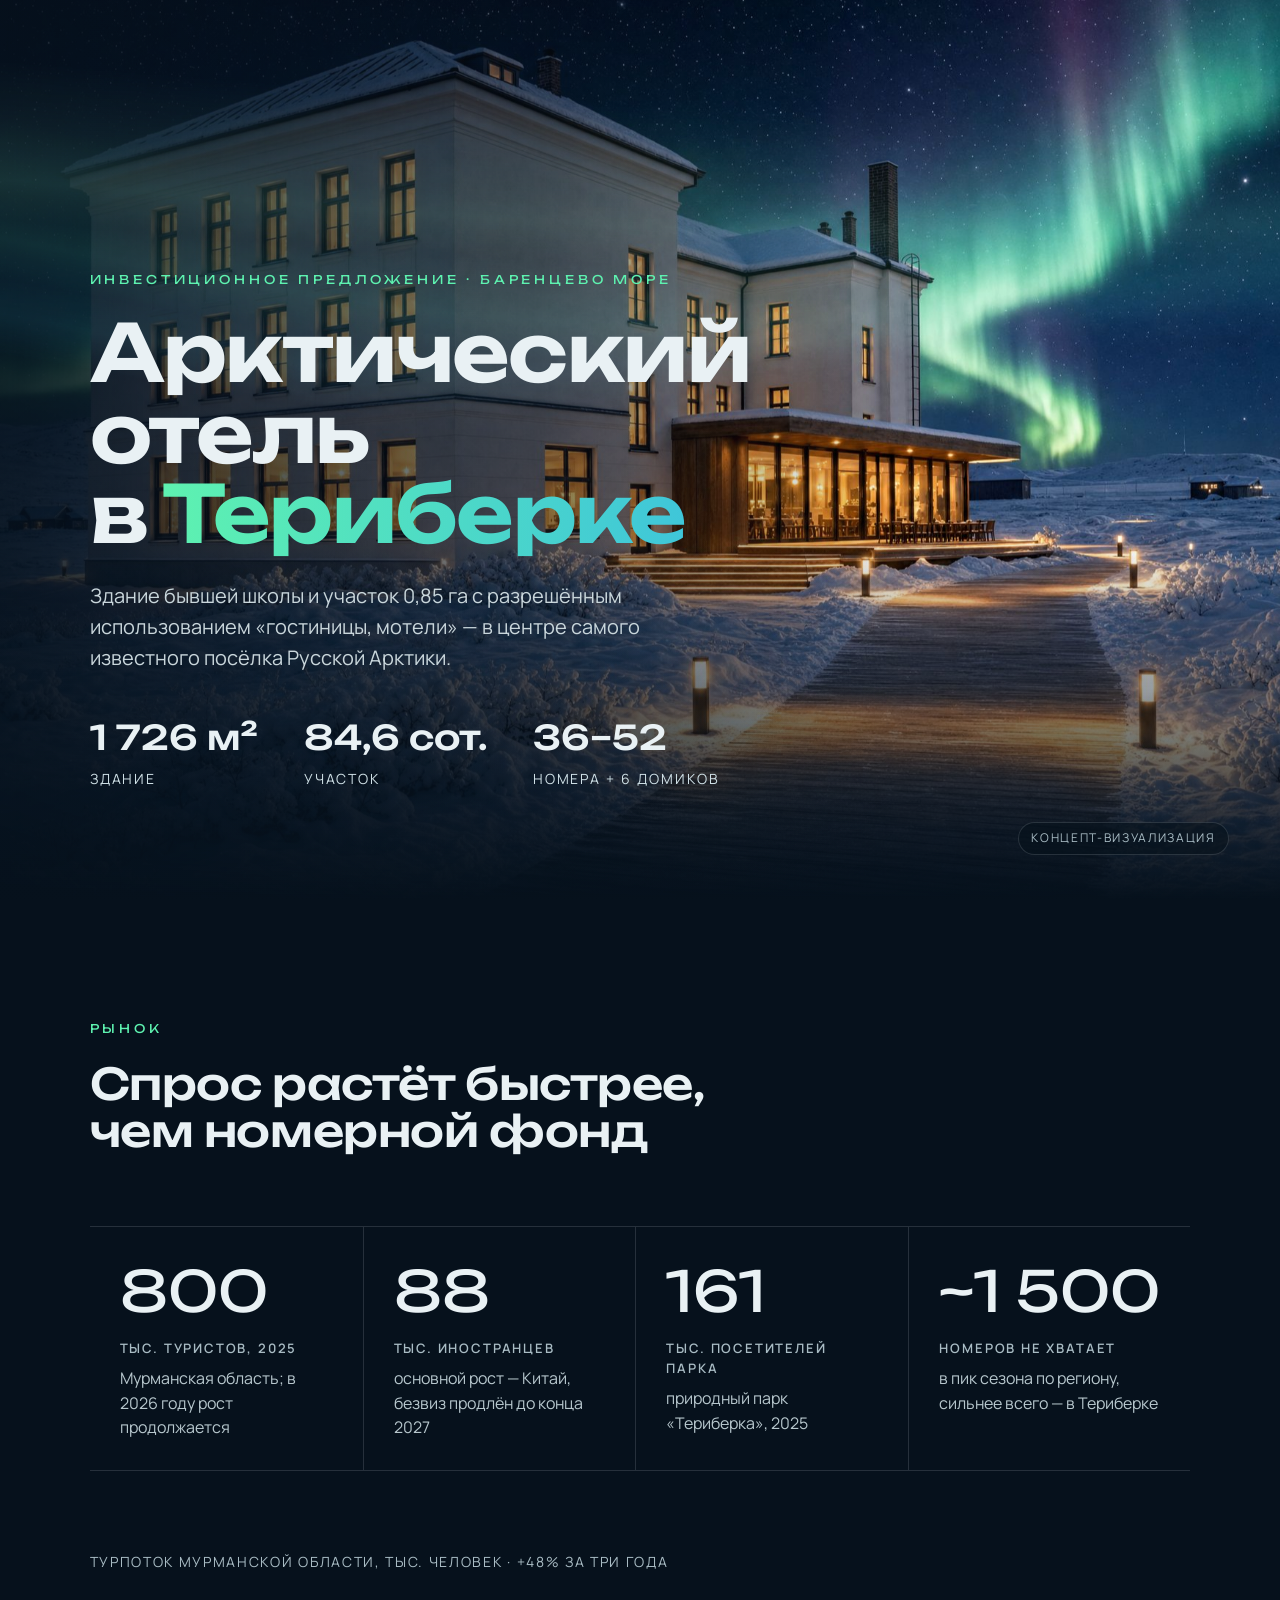
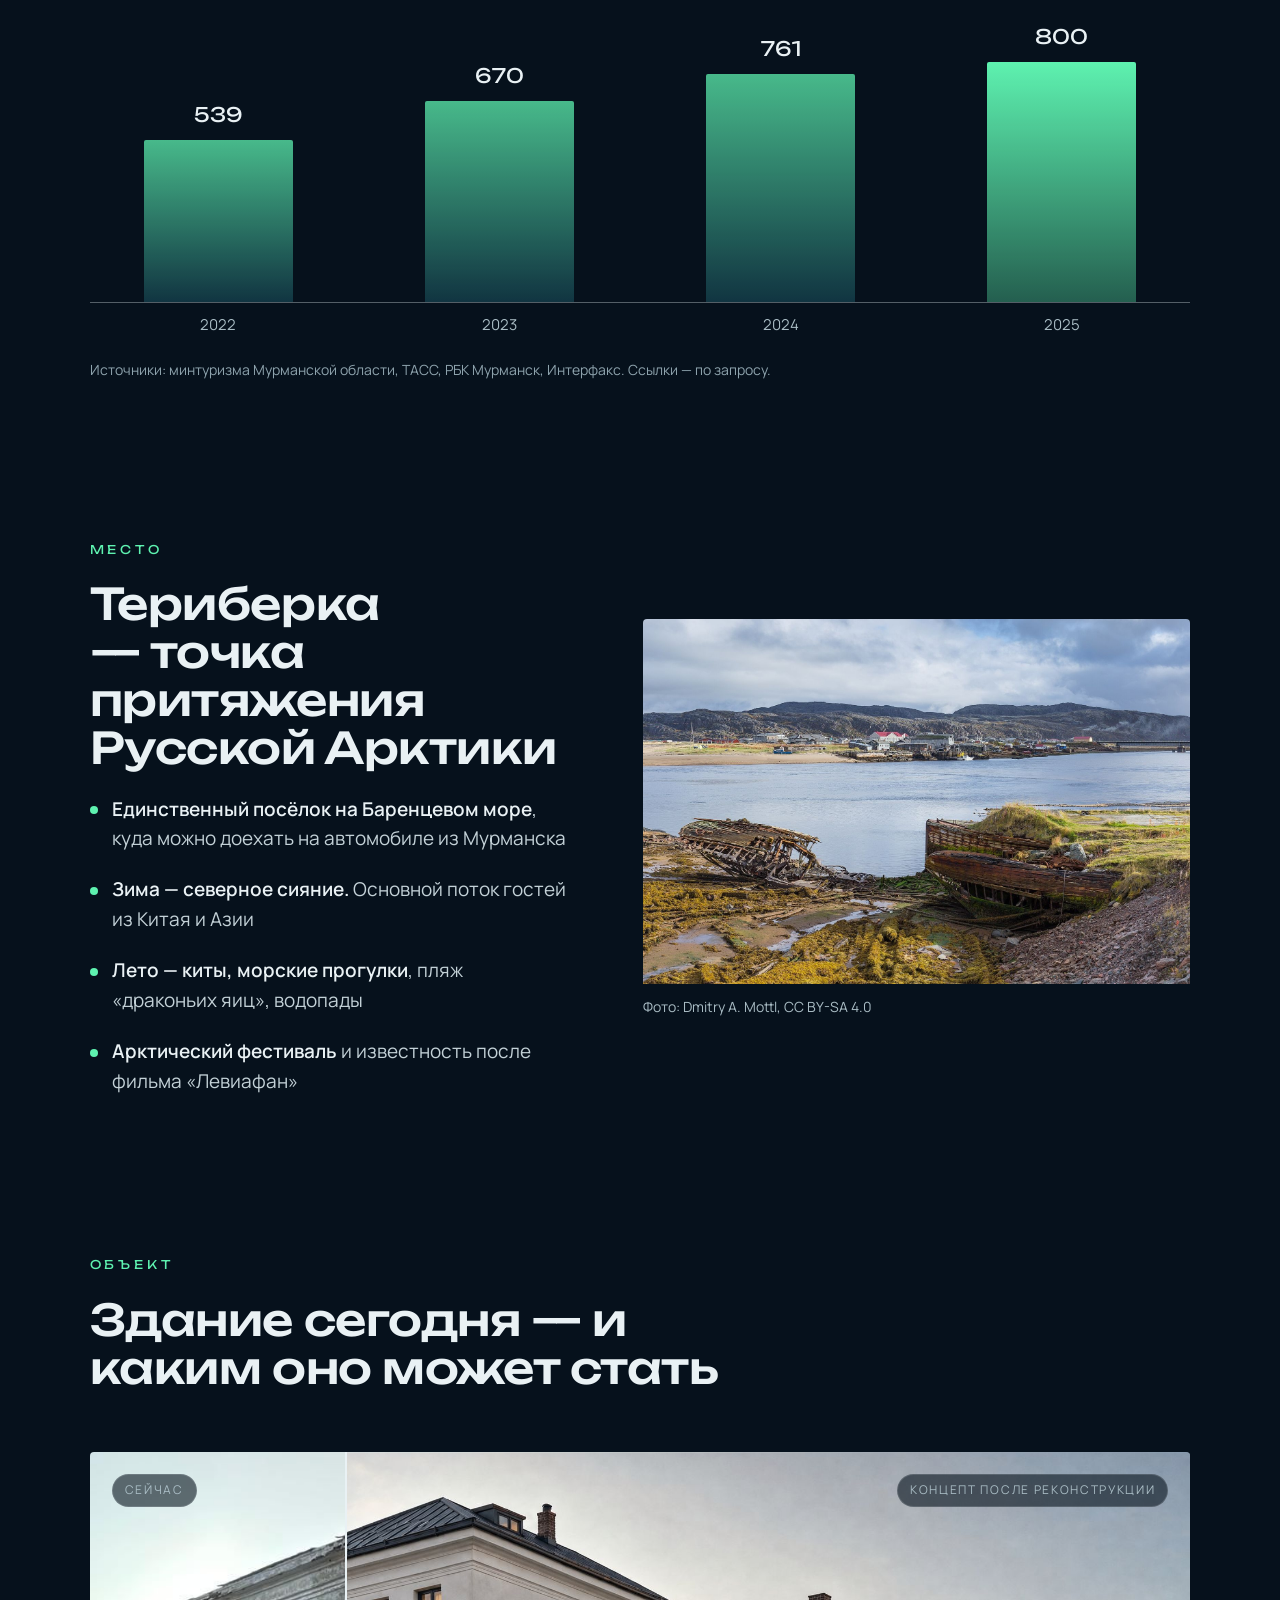
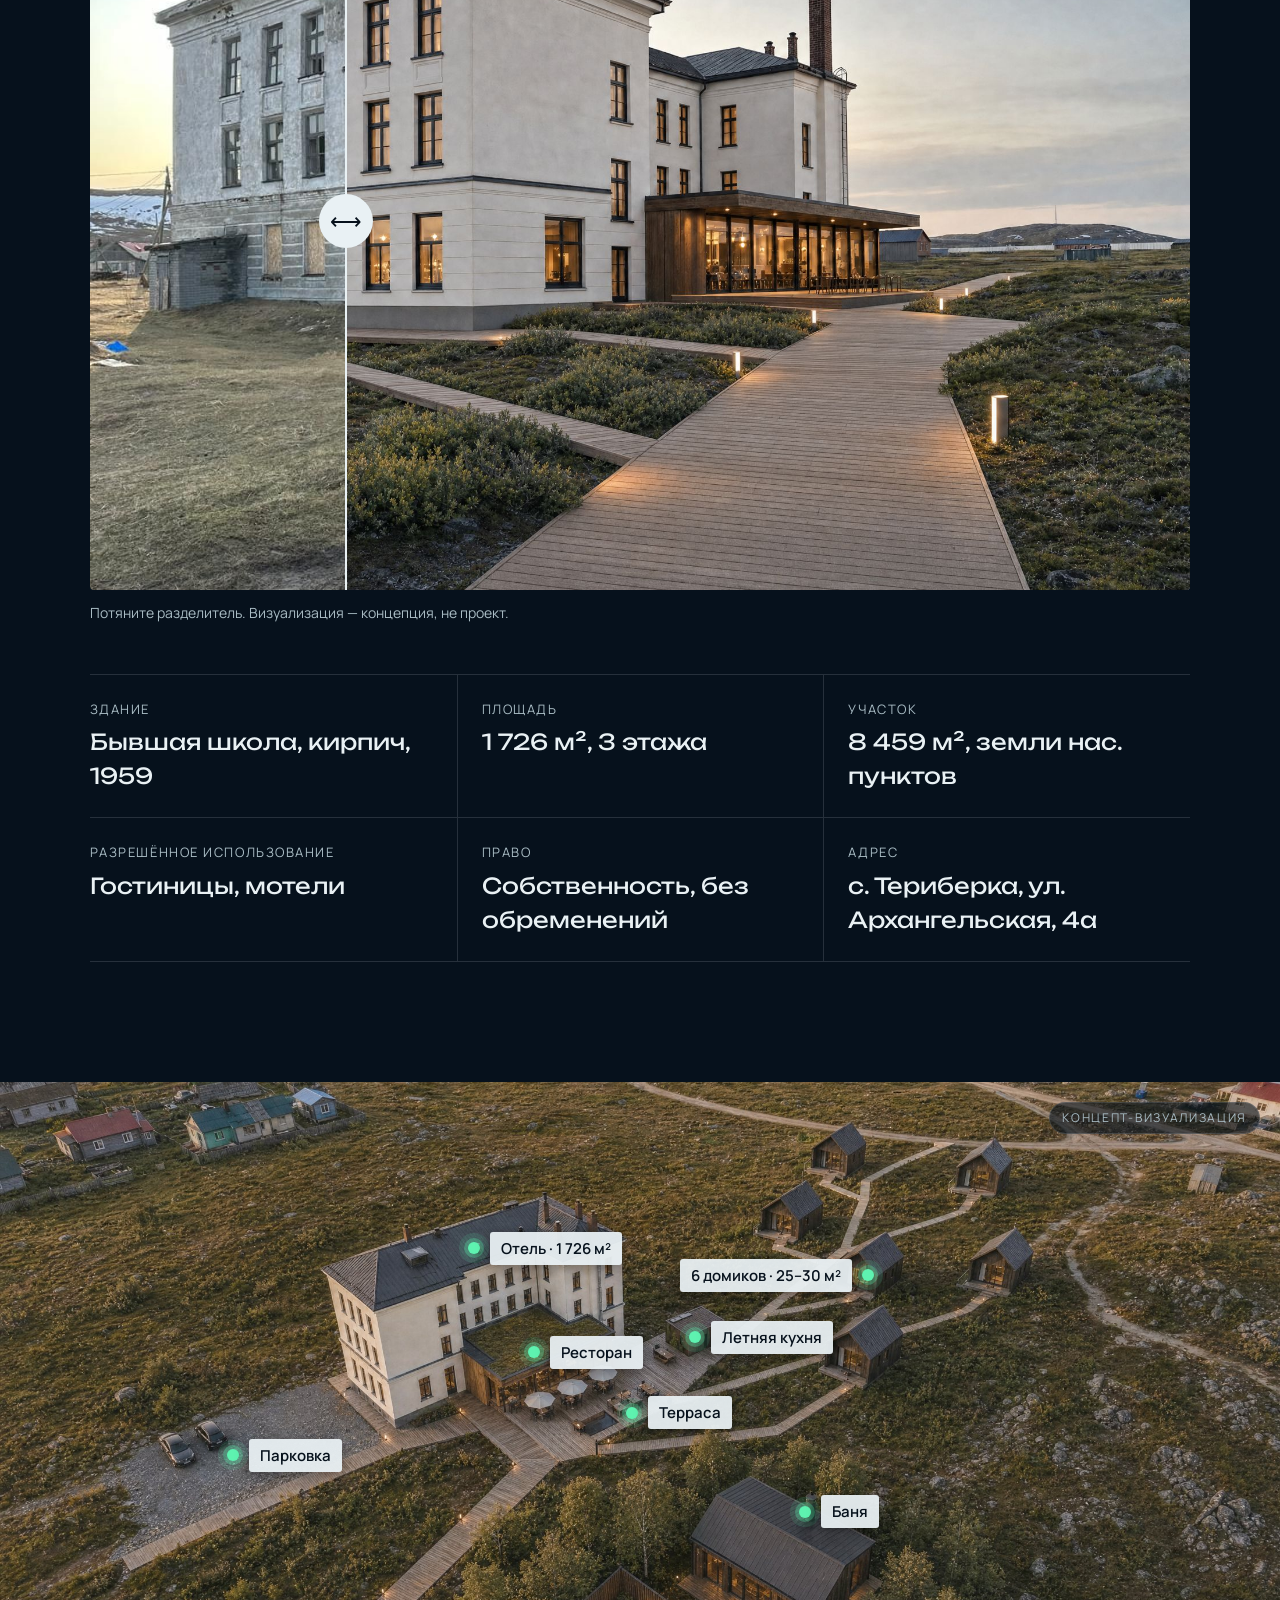
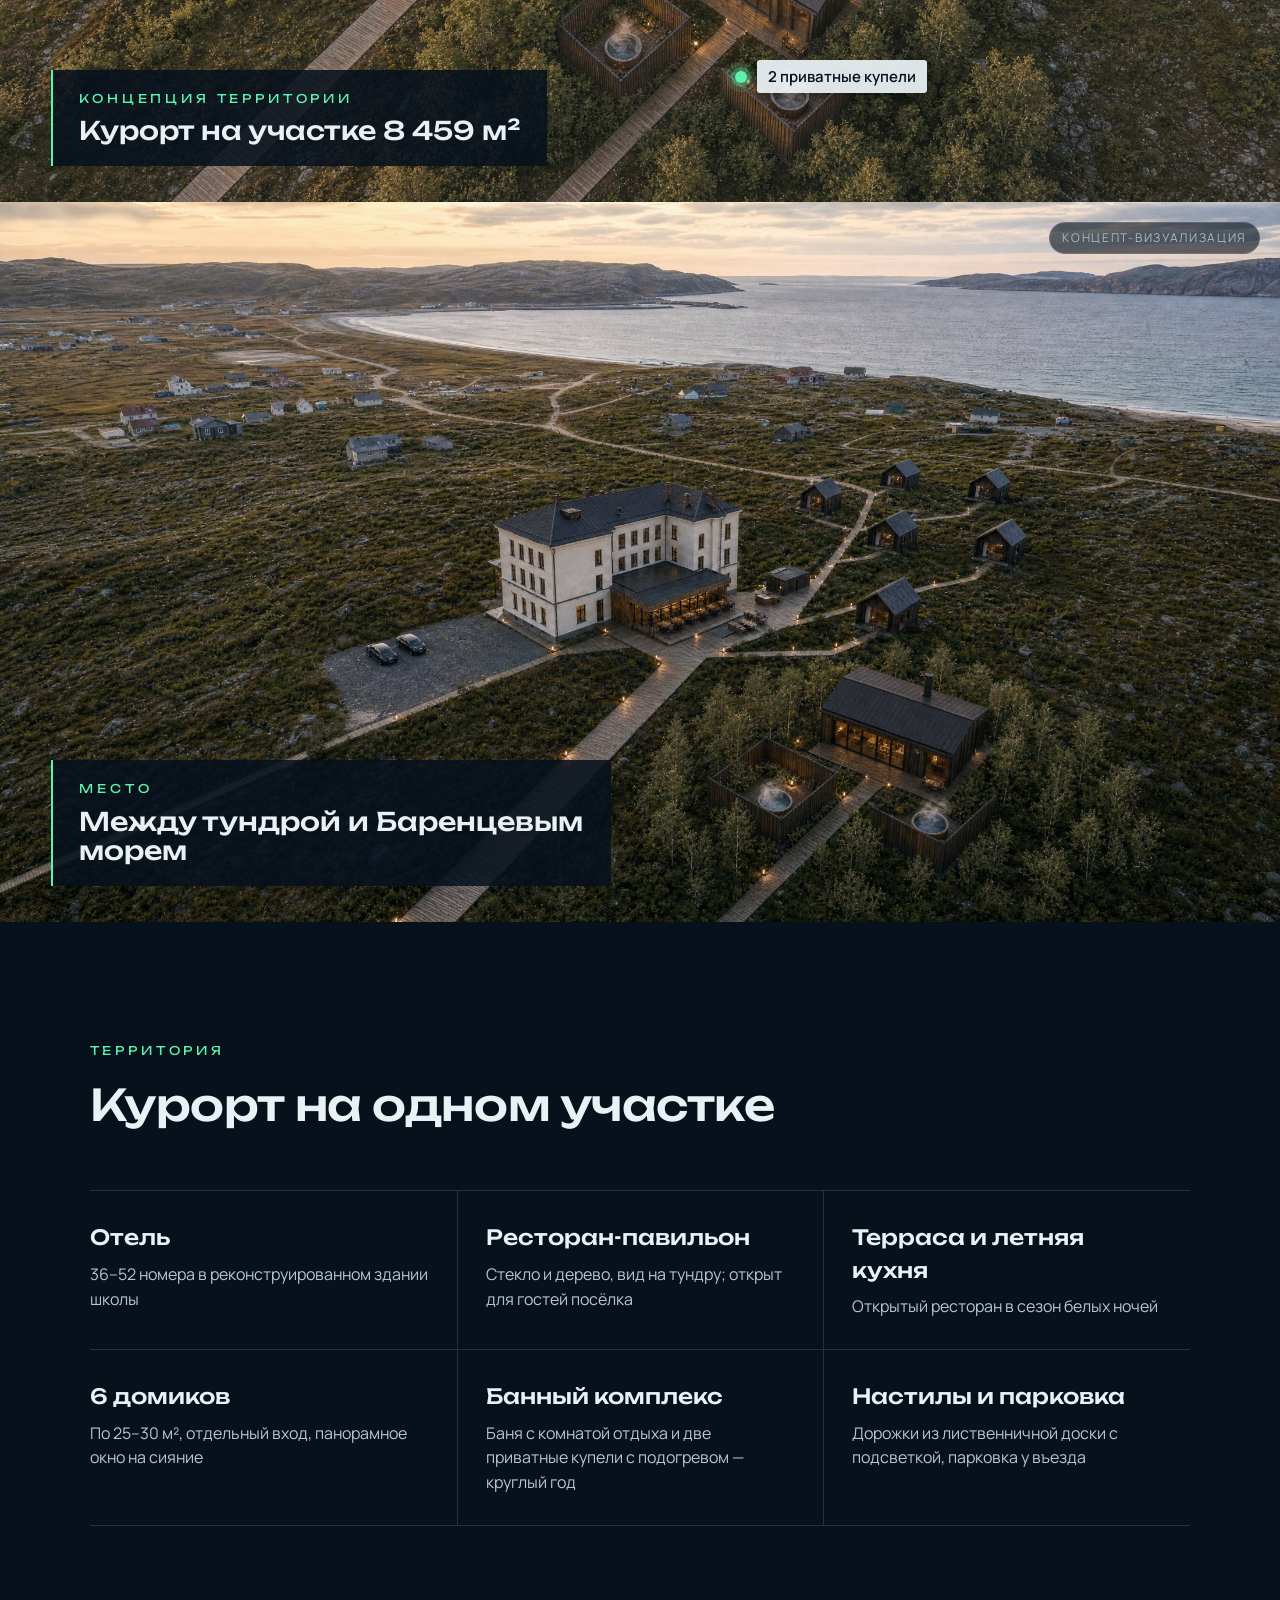
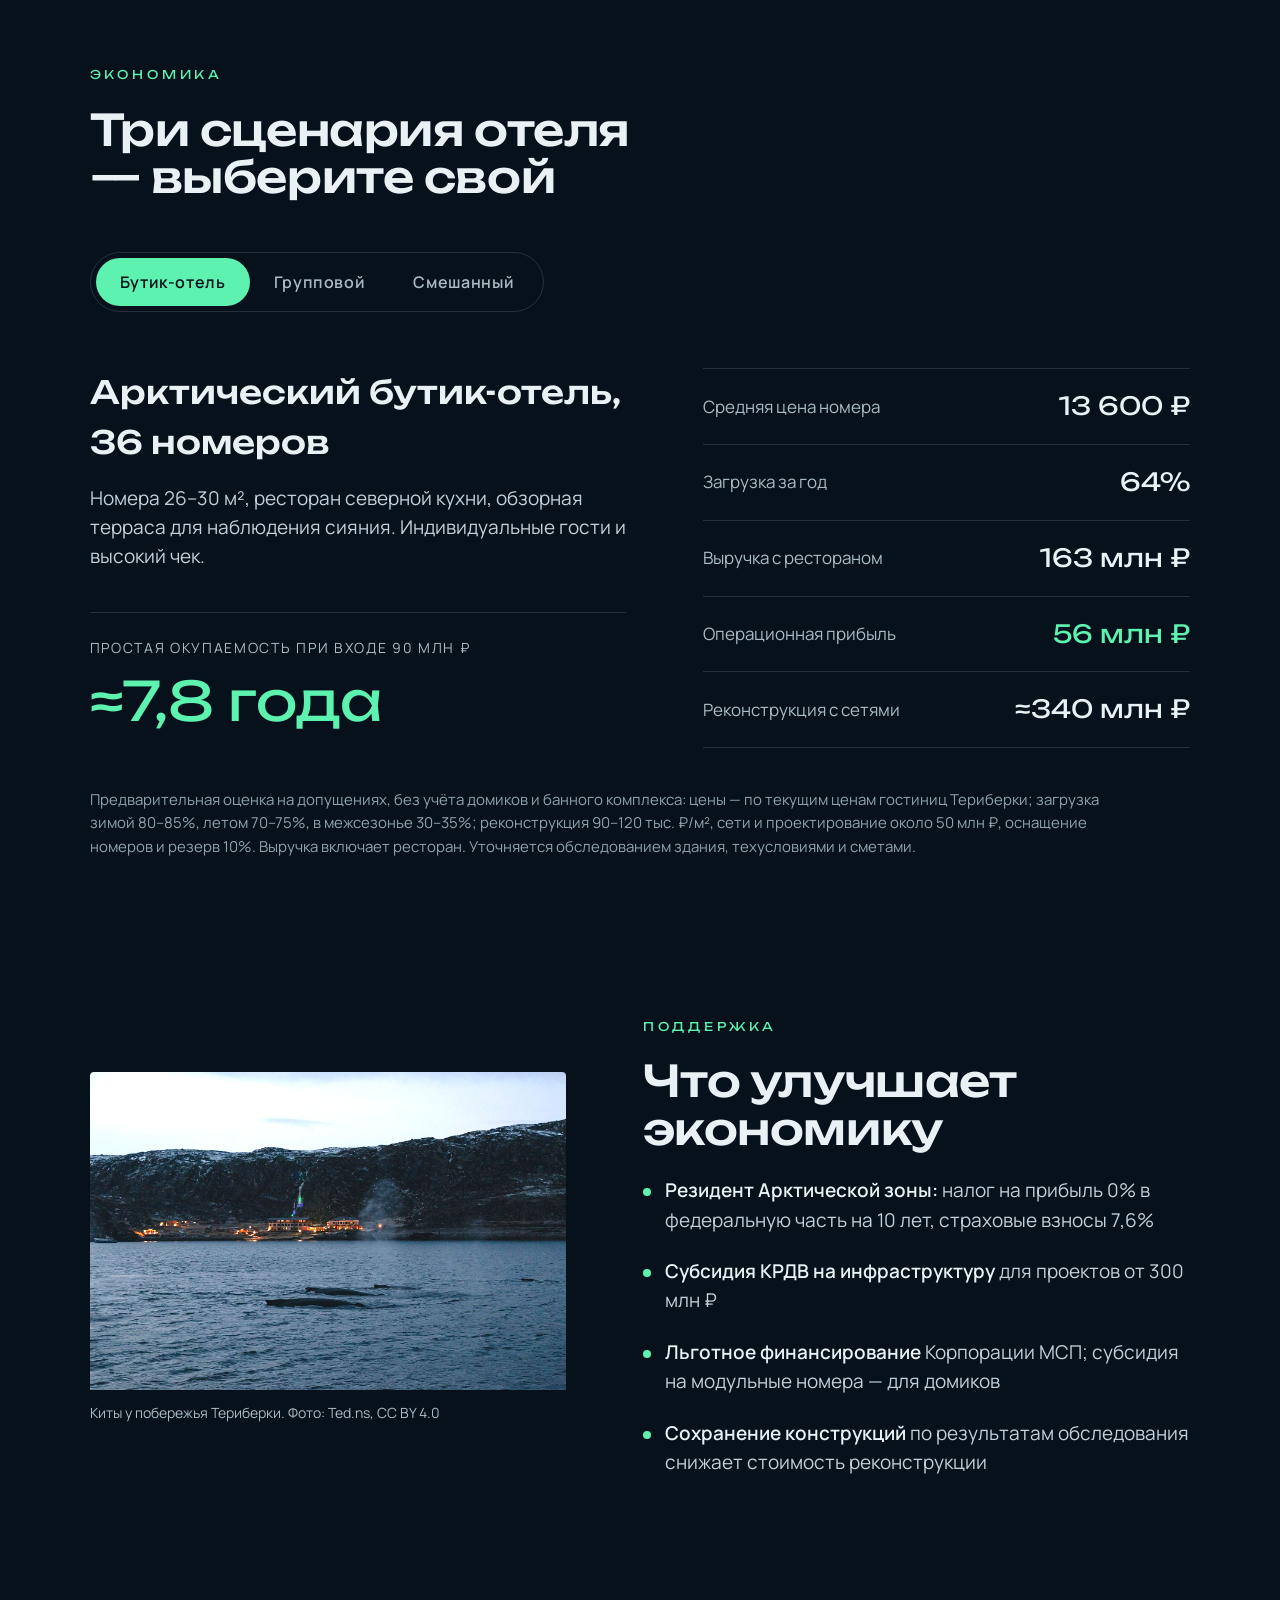
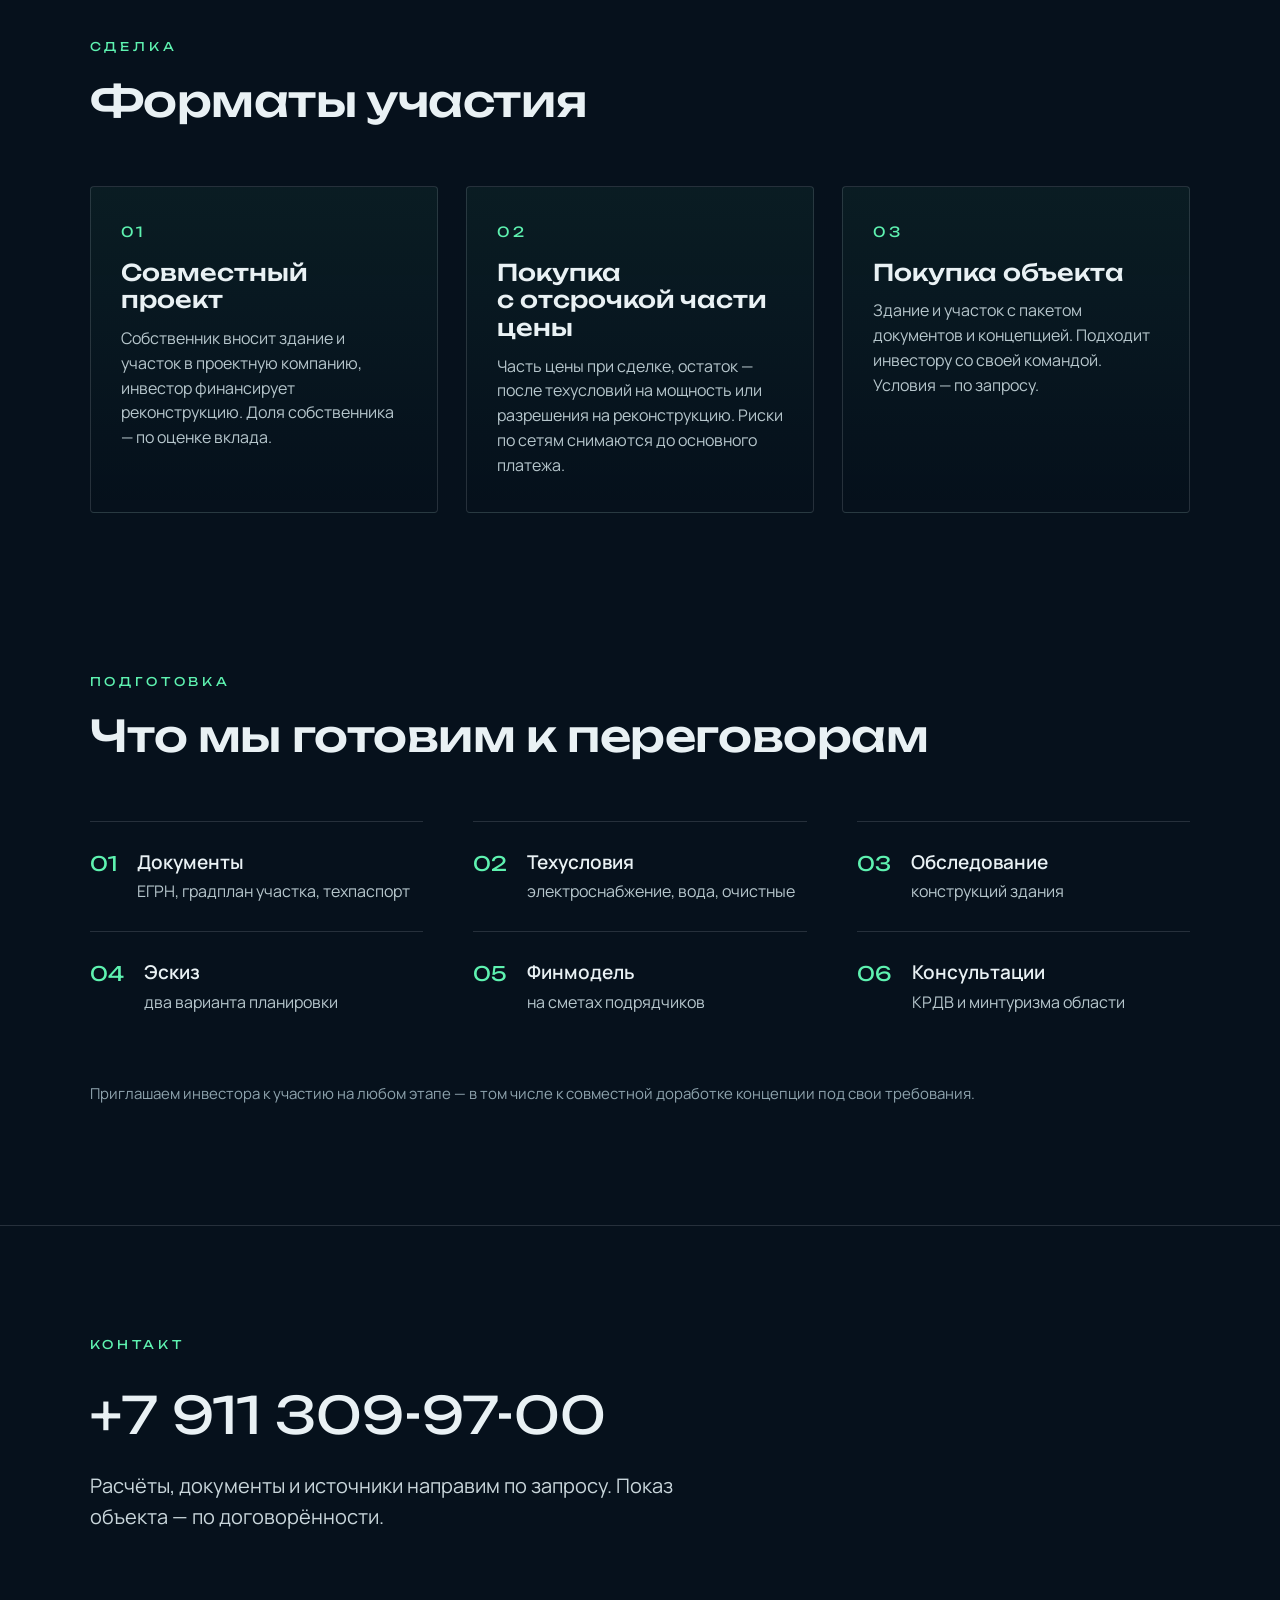
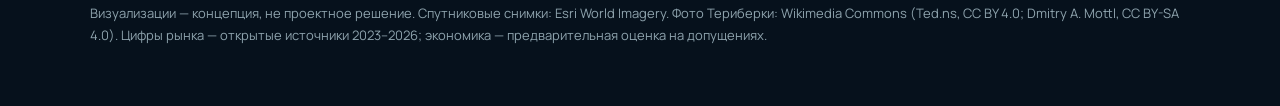
<file: index.html>
<!doctype html>
<html lang="ru"><head><meta charset="utf-8"><meta name="viewport" content="width=device-width,initial-scale=1">
<meta name="robots" content="noindex,nofollow">
<title>Арктический отель в Териберке — инвестиционное предложение</title>
<style>
@font-face{font-family:U;src:url(fonts/Unbounded.ttf);font-weight:200 900}
@font-face{font-family:M;src:url(fonts/Manrope.ttf);font-weight:200 800}
:root{--night:#06111c;--deep:#0b1e2e;--ink:#e9f1f4;--mute:#a9bcc4;--dim:#8ea3ad;--aur:#5ef2b0;--aur2:#3fc6d9;--warm:#ffc478;--line:rgba(233,241,244,.14)}
*{box-sizing:border-box;margin:0;padding:0}
html{scroll-behavior:smooth}
body{background:var(--night);color:var(--ink);font-family:M,sans-serif;font-size:18px;line-height:1.55;overflow-x:hidden}
img{display:block;max-width:100%}
.kick{font-family:U;font-size:12px;letter-spacing:.32em;text-transform:uppercase;color:var(--aur);margin-bottom:22px}
h1{font-family:U;font-weight:600;font-size:clamp(42px,6.2vw,94px);line-height:1.02;letter-spacing:-.02em;margin:22px 0 26px}
h1 em{font-style:normal;background:linear-gradient(90deg,var(--aur),var(--aur2));-webkit-background-clip:text;color:transparent}
h2{font-family:U;font-weight:500;font-size:clamp(30px,3.4vw,52px);line-height:1.1;letter-spacing:-.01em;max-width:960px;text-wrap:balance}
p.lead{font-size:20px;color:#c9d6db;max-width:640px}
section.blk{padding:120px 7vw;position:relative}
.cap{font-size:14px;color:var(--mute);margin-top:12px}
.tag{display:inline-block;font-size:12px;letter-spacing:.14em;text-transform:uppercase;padding:6px 12px;border:1px solid var(--line);border-radius:999px;color:var(--mute);background:rgba(6,17,28,.6);}
/* HERO */
.hero{position:relative;height:100vh;min-height:700px;overflow:hidden}
.hero .bg{position:absolute;inset:-5%;background:url(img/winter.jpg) 60% center/cover;animation:drift 30s ease-in-out infinite alternate;will-change:transform}
@keyframes drift{from{transform:scale(1.05)}to{transform:scale(1.14) translate(-1.5%,1%)}}
.hero:after{content:"";position:absolute;inset:0;background:linear-gradient(90deg,rgba(6,17,28,.88) 0%,rgba(6,17,28,.5) 42%,rgba(6,17,28,0) 70%),linear-gradient(180deg,rgba(6,17,28,0) 60%,var(--night) 100%)}
canvas#aurora{position:absolute;inset:0;width:100%;height:100%;mix-blend-mode:screen;opacity:.5;z-index:1}
.hero .in{position:absolute;z-index:2;left:7vw;bottom:12vh;max-width:820px}
.facts{display:flex;gap:46px;margin-top:38px;flex-wrap:wrap}
.facts b{display:block;font-family:U;font-weight:500;font-size:34px}
.facts span{font-size:14px;letter-spacing:.14em;text-transform:uppercase;color:#cfe0e6}
.hero .tag{position:absolute;z-index:2;right:4vw;bottom:5vh}
/* STATS */
.stats{display:grid;grid-template-columns:repeat(4,1fr);margin-top:70px;border-top:1px solid var(--line)}
.st{padding:36px 30px 30px;border-bottom:1px solid var(--line)}
.st+.st{border-left:1px solid var(--line)}
.st .n{font-family:U;font-weight:400;font-size:clamp(38px,4.4vw,68px);line-height:1}
.st h4{font-size:13px;letter-spacing:.14em;text-transform:uppercase;color:var(--mute);font-weight:600;margin:18px 0 8px}
.st p{font-size:16px;color:#b7c7cd}
.bars{display:flex;align-items:flex-end;gap:24px;height:300px;margin-top:30px;border-bottom:1px solid rgba(233,241,244,.35)}
.bar{flex:1;display:flex;flex-direction:column;justify-content:flex-end;align-items:center;position:relative}
.bar i{display:block;width:58%;height:0;background:linear-gradient(180deg,rgba(94,242,176,.75),rgba(63,198,217,.2));border-radius:2px 2px 0 0;transition:height 1.6s cubic-bezier(.2,.8,.2,1)}
.bar:last-child i{background:linear-gradient(180deg,var(--aur),rgba(94,242,176,.35))}
.bar b{font-family:U;font-weight:400;font-size:20px;margin-bottom:10px}
.bar span{position:absolute;bottom:-34px;font-size:15px;color:var(--mute)}
.src{margin-top:56px;font-size:14px;color:var(--dim)}
/* SPLIT */
.split{display:grid;grid-template-columns:1fr 1.15fr;gap:6vw;align-items:center}
.li{font-size:19px;color:#c3d1d7;margin-top:22px;padding-left:22px;position:relative}
.li:before{content:"";position:absolute;left:0;top:.62em;width:8px;height:8px;border-radius:50%;background:var(--aur)}
.li b{color:var(--ink);font-weight:600}
.photo{position:relative;border-radius:4px;overflow:hidden}
.photo img{width:100%;height:100%;object-fit:cover}
/* BEFORE/AFTER */
.ba{position:relative;margin-top:60px;aspect-ratio:4/3;max-height:82vh;width:100%;overflow:hidden;border-radius:4px;cursor:ew-resize;user-select:none;touch-action:pan-y}
.ba img{position:absolute;inset:0;width:100%;height:100%;object-fit:cover}
.ba .after{clip-path:inset(0 0 0 50%)}
.ba .knob{position:absolute;top:0;bottom:0;left:50%;width:2px;background:var(--ink);transform:translateX(-1px)}
.ba .knob:after{content:"⟷";position:absolute;top:50%;left:50%;transform:translate(-50%,-50%);width:54px;height:54px;border-radius:50%;background:var(--ink);color:var(--night);display:grid;place-items:center;font-size:22px}
.ba .l1,.ba .l2{position:absolute;top:22px}.ba .l1{left:22px}.ba .l2{right:22px}
.tbl{margin-top:50px;display:grid;grid-template-columns:repeat(3,1fr);border-top:1px solid var(--line)}
.tbl div{padding:24px 24px 24px 0;border-bottom:1px solid var(--line)}
.tbl div:not(:nth-child(3n+1)){padding-left:24px;border-left:1px solid var(--line)}
.tbl span{display:block;font-size:13px;letter-spacing:.12em;text-transform:uppercase;color:var(--mute)}
.tbl b{font-family:U;font-weight:400;font-size:22px;display:block;margin-top:6px}
.topv,.widev{padding:0;position:relative}
.topwrap,.widewrap{position:relative;width:100%;aspect-ratio:16/9;overflow:hidden}
.topwrap img,.widewrap img{position:absolute;inset:0;width:100%;height:100%;object-fit:cover}
.pin{position:absolute;z-index:2;transform:translate(-6px,-6px);display:flex;align-items:center;gap:10px;opacity:0;transition:opacity .6s}
.rv.on .pin{opacity:1}
.pin i{width:12px;height:12px;border-radius:50%;background:var(--aur);box-shadow:0 0 0 4px rgba(94,242,176,.3),0 0 0 9px rgba(94,242,176,.12);flex:none}
.pin span{font:600 15px M;color:#06111c;background:rgba(233,241,244,.94);padding:6px 11px;border-radius:3px;white-space:nowrap;box-shadow:0 4px 14px rgba(0,0,0,.35)}
.pin.r{flex-direction:row-reverse;transform:translate(calc(-100% + 6px),-6px)}
.tcap{position:absolute;z-index:2;left:4vw;bottom:5%;padding:20px 26px;background:rgba(6,17,28,.86);border-left:2px solid var(--aur);max-width:560px}
.tcap .kick{margin-bottom:8px}.tcap h3{font-family:U;font-weight:500;font-size:clamp(20px,2vw,30px);line-height:1.15}
.tt{position:absolute;z-index:2;right:20px;top:20px}
/* ZONES */
.zones{display:grid;grid-template-columns:repeat(3,1fr);gap:0;margin-top:60px;border-top:1px solid var(--line)}
.z{padding:30px 28px 30px 0;border-bottom:1px solid var(--line)}
.z:not(:nth-child(3n+1)){padding-left:28px;border-left:1px solid var(--line)}
.z h4{font-family:U;font-weight:500;font-size:21px;margin-bottom:8px}.z p{font-size:16px;color:#b7c7cd}
/* SCENARIOS */
.switch{display:inline-flex;margin-top:50px;border:1px solid var(--line);border-radius:999px;padding:5px;flex-wrap:wrap}
.switch button{font:600 16px M;letter-spacing:.04em;color:var(--mute);background:none;border:0;padding:13px 24px;border-radius:999px;cursor:pointer;transition:.3s}
.switch button.on{background:var(--aur);color:var(--night)}
.cgrid{display:grid;grid-template-columns:1.1fr 1fr;gap:6vw;margin-top:56px;align-items:start;transition:opacity .25s}
.cdesc h3{font-family:U;font-weight:500;font-size:32px;margin-bottom:16px}.cdesc p{color:#c3d1d7;font-size:19px}
.pay{margin-top:40px;padding-top:24px;border-top:1px solid var(--line)}.pay span{display:block;font-size:14px;letter-spacing:.12em;text-transform:uppercase;color:var(--mute)}.pay b{font-family:U;font-weight:400;font-size:54px;color:var(--aur)}
.rows{border-top:1px solid var(--line)}
.rows div{display:flex;justify-content:space-between;align-items:center;padding:18px 0;border-bottom:1px solid var(--line)}
.rows span{color:var(--mute);font-size:17px}.rows b{font-family:U;font-weight:400;font-size:25px}.rows .hl b{color:var(--aur)}
.note{margin-top:40px;font-size:15px;color:var(--dim);max-width:1040px}
/* CARDS */
.cards{display:grid;grid-template-columns:repeat(3,1fr);gap:28px;margin-top:60px}
.card{padding:34px 30px;border:1px solid var(--line);border-radius:4px;background:linear-gradient(180deg,rgba(94,242,176,.05),rgba(94,242,176,0));transition:border-color .3s,transform .3s}
.card:hover{border-color:rgba(94,242,176,.5);transform:translateY(-4px)}
.card .num{font-family:U;font-size:14px;color:var(--aur);letter-spacing:.2em}
.card h4{font-family:U;font-weight:500;font-size:23px;margin:16px 0 12px;line-height:1.2}.card p{font-size:16px;color:#b7c7cd}
.steps{display:grid;grid-template-columns:repeat(3,1fr);gap:0 50px;margin-top:60px;counter-reset:s}
.step{padding:26px 0;border-top:1px solid var(--line);display:flex;gap:20px}
.step:before{counter-increment:s;content:"0" counter(s);font-family:U;color:var(--aur);font-size:20px}
.step b{display:block;font-weight:600;font-size:19px}.step span{color:#b7c7cd;font-size:16px}
footer{padding:110px 7vw 60px;border-top:1px solid var(--line);position:relative;overflow:hidden}
footer .big{font-family:U;font-size:clamp(30px,4vw,56px);margin-top:10px}
footer .row{display:flex;justify-content:space-between;align-items:end;flex-wrap:wrap;gap:30px}
.credits{margin-top:70px;font-size:13px;color:#8ea3ad;line-height:1.7}
/* reveal */
.rv{opacity:0;transform:translateY(34px);transition:opacity 1s ease,transform 1s cubic-bezier(.2,.8,.2,1)}
.rv.on{opacity:1;transform:none}
@media (max-width:900px){.stats,.zones,.cards,.steps,.tbl{grid-template-columns:1fr}.st+.st,.z,.tbl div{border-left:0!important;padding-left:0!important}.split,.cgrid{grid-template-columns:1fr}.fcap{left:4vw;right:4vw}}
@media (prefers-reduced-motion:reduce){*{animation:none!important;transition:none!important}.rv{opacity:1;transform:none}}
/* print / pdf */
html.pdf .rv{opacity:1;transform:none}
html.pdf h1 em{background:none;-webkit-text-fill-color:var(--aur);color:var(--aur)}
html.pdf .pdfonly{display:block!important}
html.pdf .noprint,html.pdf .ba .knob{display:none}
.pdfonly{display:none}
</style></head><body>

<header class="hero">
  <div class="bg"></div><canvas id="aurora"></canvas>
  <div class="in">
    <div class="kick">Инвестиционное предложение · Баренцево море</div>
    <h1>Арктический отель<br>в <em>Териберке</em></h1>
    <p class="lead">Здание бывшей школы и участок 0,85 га с разрешённым использованием «гостиницы, мотели» — в центре самого известного посёлка Русской Арктики.</p>
    <div class="facts">
      <div><b>1 726 м²</b><span>здание</span></div>
      <div><b>84,6 сот.</b><span>участок</span></div>
      <div><b>36–52</b><span>номера + 6 домиков</span></div>
    </div>
  </div>
  <div class="tag">Концепт-визуализация</div>
</header>

<section class="blk">
  <div class="kick rv">Рынок</div>
  <h2 class="rv">Спрос растёт быстрее, чем номерной фонд</h2>
  <div class="stats">
    <div class="st rv"><div class="n" data-to="800">800</div><h4>тыс. туристов, 2025</h4><p>Мурманская область; в 2026 году рост продолжается</p></div>
    <div class="st rv"><div class="n" data-to="88">88</div><h4>тыс. иностранцев</h4><p>основной рост — Китай, безвиз продлён до конца 2027</p></div>
    <div class="st rv"><div class="n" data-to="161">161</div><h4>тыс. посетителей парка</h4><p>природный парк «Териберка», 2025</p></div>
    <div class="st rv"><div class="n" data-to="1500" data-pre="~">~1 500</div><h4>номеров не хватает</h4><p>в пик сезона по региону, сильнее всего — в Териберке</p></div>
  </div>
  <div class="cap rv" style="margin-top:80px;font-size:14px;letter-spacing:.12em;text-transform:uppercase">Турпоток Мурманской области, тыс. человек · +48% за три года</div>
  <div class="bars rv" id="bars">
    <div class="bar"><b>539</b><i data-h="539"></i><span>2022</span></div>
    <div class="bar"><b>670</b><i data-h="670"></i><span>2023</span></div>
    <div class="bar"><b>761</b><i data-h="761"></i><span>2024</span></div>
    <div class="bar"><b>800</b><i data-h="800"></i><span>2025</span></div>
  </div>
  <div class="src">Источники: минтуризма Мурманской области, ТАСС, РБК Мурманск, Интерфакс. Ссылки — по запросу.</div>
</section>

<section class="blk" style="padding-top:40px">
  <div class="split">
    <div>
      <div class="kick rv">Место</div>
      <h2 class="rv">Териберка — точка притяжения Русской Арктики</h2>
      <div class="li rv"><b>Единственный посёлок на Баренцевом море</b>, куда можно доехать на автомобиле из Мурманска</div>
      <div class="li rv"><b>Зима — северное сияние.</b> Основной поток гостей из Китая и Азии</div>
      <div class="li rv"><b>Лето — киты, морские прогулки</b>, пляж «драконьих яиц», водопады</div>
      <div class="li rv"><b>Арктический фестиваль</b> и известность после фильма «Левиафан»</div>
    </div>
    <div class="photo rv"><img src="img/village.jpg" alt="Териберка"><div class="cap">Фото: Dmitry A. Mottl, CC BY-SA 4.0</div></div>
  </div>
</section>

<section class="blk" style="padding-top:40px">
  <div class="kick rv">Объект</div>
  <h2 class="rv">Здание сегодня — и каким оно может стать</h2>
  <div class="ba rv" id="ba">
    <img src="img/before.jpg" alt="Сейчас">
    <img class="after" src="img/summer.jpg" alt="После реконструкции">
    <div class="knob"></div>
    <span class="tag l1">Сейчас</span><span class="tag l2">Концепт после реконструкции</span>
  </div>
  <div class="cap"><span class="noprint">Потяните разделитель. </span>Визуализация — концепция, не проект.</div>
  <div class="tbl rv">
    <div><span>Здание</span><b>Бывшая школа, кирпич, 1959</b></div>
    <div><span>Площадь</span><b>1 726 м², 3 этажа</b></div>
    <div><span>Участок</span><b>8 459 м², земли нас. пунктов</b></div>
    <div><span>Разрешённое использование</span><b>Гостиницы, мотели</b></div>
    <div><span>Право</span><b>Собственность, без обременений</b></div>
    <div><span>Адрес</span><b>с. Териберка, ул. Архангельская, 4а</b></div>
  </div>
</section>

<section class="topv" id="topv">
  <div class="topwrap rv">
    <img src="img/top.jpg" alt="Концепция территории, вид сверху">
    <div class="pin " style="left:37%;top:21.7%"><i></i><span>Отель · 1 726 м²</span></div>
    <div class="pin" style="left:41.7%;top:36.1%"><i></i><span>Ресторан</span></div>
    <div class="pin " style="left:49.4%;top:44.5%"><i></i><span>Терраса</span></div>
    <div class="pin " style="left:54.3%;top:34.0%"><i></i><span>Летняя кухня</span></div>
    <div class="pin r" style="left:67.8%;top:25.4%"><i></i><span>6 домиков · 25–30 м²</span></div>
    <div class="pin " style="left:62.9%;top:58.3%"><i></i><span>Баня</span></div>
    <div class="pin " style="left:57.9%;top:81.2%"><i></i><span>2 приватные купели</span></div>
    <div class="pin " style="left:18.2%;top:50.4%"><i></i><span>Парковка</span></div>
    <div class="tcap"><div class="kick">Концепция территории</div><h3>Курорт на участке 8 459 м²</h3></div>
    <span class="tag tt">Концепт-визуализация</span>
  </div>
</section>
<section class="widev">
  <div class="widewrap rv"><img src="img/wide.jpg" alt="Курорт и залив Териберки"><span class="tag tt">Концепт-визуализация</span>
  <div class="tcap"><div class="kick">Место</div><h3>Между тундрой и Баренцевым морем</h3></div></div>
</section>

<section class="blk">
  <div class="kick rv">Территория</div>
  <h2 class="rv">Курорт на одном участке</h2>
  <div class="zones">
    <div class="z rv"><h4>Отель</h4><p>36–52 номера в реконструированном здании школы</p></div>
    <div class="z rv"><h4>Ресторан-павильон</h4><p>Стекло и дерево, вид на тундру; открыт для гостей посёлка</p></div>
    <div class="z rv"><h4>Терраса и летняя кухня</h4><p>Открытый ресторан в сезон белых ночей</p></div>
    <div class="z rv"><h4>6 домиков</h4><p>По 25–30 м², отдельный вход, панорамное окно на сияние</p></div>
    <div class="z rv"><h4>Банный комплекс</h4><p>Баня с комнатой отдыха и две приватные купели с подогревом — круглый год</p></div>
    <div class="z rv"><h4>Настилы и парковка</h4><p>Дорожки из лиственничной доски с подсветкой, парковка у въезда</p></div>
  </div>
</section>

<section class="blk" style="padding-top:20px">
  <div class="kick rv">Экономика</div>
  <h2 class="rv">Три сценария отеля — выберите свой</h2>
  <div class="switch rv" id="sw"><button class="on" data-k="a">Бутик-отель</button><button data-k="b">Групповой</button><button data-k="c">Смешанный</button></div>
  <div class="cgrid" id="cg">
    <div class="cdesc"><h3 id="ct"></h3><p id="cp"></p><div class="pay"><span>Простая окупаемость при входе 90 млн ₽</span><b id="pb"></b></div></div>
    <div class="rows" id="cr"></div>
  </div>
  <div class="note">Предварительная оценка на допущениях, без учёта домиков и банного комплекса: цены — по текущим ценам гостиниц Териберки; загрузка зимой 80–85%, летом 70–75%, в межсезонье 30–35%; реконструкция 90–120 тыс. ₽/м², сети и проектирование около 50 млн ₽, оснащение номеров и резерв 10%. Выручка включает ресторан. Уточняется обследованием здания, техусловиями и сметами.</div>
</section>

<section class="blk" style="padding-top:40px">
  <div class="split">
    <div class="photo rv"><img src="img/whales.jpg" alt="Киты у побережья Териберки" style="filter:brightness(1.6)"><div class="cap">Киты у побережья Териберки. Фото: Ted.ns, CC BY 4.0</div></div>
    <div>
      <div class="kick rv">Поддержка</div>
      <h2 class="rv">Что улучшает экономику</h2>
      <div class="li rv"><b>Резидент Арктической зоны:</b> налог на прибыль 0% в федеральную часть на 10 лет, страховые взносы 7,6%</div>
      <div class="li rv"><b>Субсидия КРДВ на инфраструктуру</b> для проектов от 300 млн ₽</div>
      <div class="li rv"><b>Льготное финансирование</b> Корпорации МСП; субсидия на модульные номера — для домиков</div>
      <div class="li rv"><b>Сохранение конструкций</b> по результатам обследования снижает стоимость реконструкции</div>
    </div>
  </div>
</section>

<section class="blk" style="padding-top:40px">
  <div class="kick rv">Сделка</div>
  <h2 class="rv">Форматы участия</h2>
  <div class="cards">
    <div class="card rv"><div class="num">01</div><h4>Совместный проект</h4><p>Собственник вносит здание и участок в проектную компанию, инвестор финансирует реконструкцию. Доля собственника — по оценке вклада.</p></div>
    <div class="card rv"><div class="num">02</div><h4>Покупка с&nbsp;отсрочкой части цены</h4><p>Часть цены при сделке, остаток — после техусловий на мощность или разрешения на реконструкцию. Риски по сетям снимаются до основного платежа.</p></div>
    <div class="card rv"><div class="num">03</div><h4>Покупка объекта</h4><p>Здание и участок с пакетом документов и концепцией. Подходит инвестору со своей командой. Условия — по запросу.</p></div>
  </div>
</section>

<section class="blk" style="padding-top:40px">
  <div class="kick rv">Подготовка</div>
  <h2 class="rv">Что мы готовим к переговорам</h2>
  <div class="steps">
    <div class="step rv"><div><b>Документы</b><span>ЕГРН, градплан участка, техпаспорт</span></div></div>
    <div class="step rv"><div><b>Техусловия</b><span>электроснабжение, вода, очистные</span></div></div>
    <div class="step rv"><div><b>Обследование</b><span>конструкций здания</span></div></div>
    <div class="step rv"><div><b>Эскиз</b><span>два варианта планировки</span></div></div>
    <div class="step rv"><div><b>Финмодель</b><span>на сметах подрядчиков</span></div></div>
    <div class="step rv"><div><b>Консультации</b><span>КРДВ и минтуризма области</span></div></div>
  </div>
  <p class="note">Приглашаем инвестора к участию на любом этапе — в том числе к совместной доработке концепции под свои требования.</p>
</section>

<footer>
  <div class="row">
    <div><div class="kick">Контакт</div><div class="big">+7 911 309-97-00</div><p class="lead" style="margin-top:14px">Расчёты, документы и источники направим по запросу. Показ объекта — по договорённости.</p></div>
  </div>
  <div class="credits">Визуализации — концепция, не проектное решение. Спутниковые снимки: Esri World Imagery. Фото Териберки: Wikimedia Commons (Ted.ns, CC BY 4.0; Dmitry A. Mottl, CC BY-SA 4.0). Цифры рынка — открытые источники 2023–2026; экономика — предварительная оценка на допущениях.</div>
</footer>

<script>
const PDF=location.search.includes('pdf');if(PDF)document.documentElement.classList.add('pdf');
/* aurora */
(()=>{if(PDF)return;const c=document.getElementById('aurora'),x=c.getContext('2d');let w,h,t=0;
let vis=true;new IntersectionObserver(e=>{vis=e[0].isIntersecting;if(vis)requestAnimationFrame(fr)}).observe(c);function rs(){w=c.width=Math.round(innerWidth/2);h=c.height=Math.round(innerHeight/2)}rs();addEventListener('resize',rs);
const R=[{y:.26,a:70,f:.0016,s:.28,c:'94,242,176'},{y:.34,a:50,f:.0022,s:.4,c:'63,198,217'},{y:.2,a:40,f:.0012,s:.2,c:'140,255,200'}];
function fr(){x.clearRect(0,0,w,h);for(const r of R){for(let i=0;i<w;i+=4){const y=h*r.y+(Math.sin(i*2*r.f+t*r.s)*r.a+Math.sin(i*2*r.f*2.3-t*.6)*r.a*.35)/2;
const g=x.createLinearGradient(0,y-60,0,y+20);g.addColorStop(0,`rgba(${r.c},0)`);g.addColorStop(.75,`rgba(${r.c},.2)`);g.addColorStop(1,`rgba(${r.c},0)`);x.fillStyle=g;x.fillRect(i,y*1-60,4,80)}}
t+=.016;if(vis)requestAnimationFrame(fr)}
if(!matchMedia('(prefers-reduced-motion: reduce)').matches)fr();})();
/* reveal, counters, bars */
const io=new IntersectionObserver(es=>es.forEach(e=>{if(!e.isIntersecting)return;const el=e.target;el.classList.add('on');
el.querySelectorAll('[data-to]').forEach(n=>{const to=+n.dataset.to,pre=n.dataset.pre||'';let s=null;const st=ts=>{s??=ts;const p=Math.min((ts-s)/1600,1);n.textContent=pre+Math.round(to*(1-Math.pow(1-p,3))).toLocaleString('ru-RU');if(p<1)requestAnimationFrame(st)};requestAnimationFrame(st)});
if(el.id==='bars')el.querySelectorAll('i').forEach(i=>i.style.height=(i.dataset.h/800*240)+'px');io.unobserve(el)}),{threshold:.2});
document.querySelectorAll('.rv').forEach(e=>{if(PDF){e.classList.add('on');if(e.id==='bars')e.querySelectorAll('i').forEach(i=>i.style.height=(i.dataset.h/800*240)+'px')}else io.observe(e)});
/* before/after */
(()=>{const b=document.getElementById('ba'),a=b.querySelector('.after'),k=b.querySelector('.knob');let drag=false;
function set(px){const r=b.getBoundingClientRect();const p=Math.min(Math.max((px-r.left)/r.width,0),1)*100;a.style.clipPath=`inset(0 0 0 ${p}%)`;k.style.left=p+'%'}
b.addEventListener('pointerdown',e=>{drag=true;set(e.clientX)});addEventListener('pointerup',()=>drag=false);addEventListener('pointermove',e=>drag&&set(e.clientX));
let demo=0;const d=new IntersectionObserver(es=>{if(es[0].isIntersecting&&!demo){demo=1;let t0=null;const an=ts=>{t0??=ts;const p=(ts-t0)/2200;if(p>1||drag)return;const r=b.getBoundingClientRect();set(r.left+r.width*(0.5+0.3*Math.sin(p*Math.PI*2)));requestAnimationFrame(an)};requestAnimationFrame(an)}},{threshold:.6});d.observe(b)})();
/* scenarios */
const C={a:{t:'Арктический бутик-отель, 36\u00a0номеров',p:'Номера 26–30 м², ресторан северной кухни, обзорная терраса для наблюдения сияния. Индивидуальные гости и высокий чек.',pb:'≈7,8 года',r:[['Средняя цена номера','13 600 ₽'],['Загрузка за год','64%'],['Выручка с рестораном','163 млн ₽'],['Операционная прибыль','56 млн ₽',1],['Реконструкция с сетями','≈340 млн ₽']]},
b:{t:'Групповой отель, 52\u00a0номера',p:'Компактные номера, ресторан на 80–100 мест, сервис для групп из Китая и Азии, ночной «aurora call». Самая устойчивая экономика.',pb:'≈6,9 года',r:[['Средняя цена номера','9 000 ₽'],['Загрузка за год','63%'],['Выручка с рестораном','138 млн ₽'],['Операционная прибыль','53 млн ₽',1],['Реконструкция с сетями','≈280 млн ₽']]},
c:{t:'Смешанный формат, 44\u00a0номера',p:'Группы зимой и индивидуальные гости летом. Ресторан открыт для гостей посёлка — дополнительный поток однодневных туристов.',pb:'≈7,2 года',r:[['Средняя цена номера','11 100 ₽'],['Загрузка за год','63%'],['Выручка с рестораном','153 млн ₽'],['Операционная прибыль','56 млн ₽',1],['Реконструкция с сетями','≈310 млн ₽']]}};
function show(k){const d=C[k];ct.textContent=d.t;cp.textContent=d.p;pb.textContent=d.pb;cr.innerHTML=d.r.map(r=>`<div class="${r[2]?'hl':''}"><span>${r[0]}</span><b>${r[1]}</b></div>`).join('')}
show('a');sw.onclick=e=>{const b=e.target.closest('button');if(!b)return;sw.querySelectorAll('button').forEach(x=>x.classList.toggle('on',x===b));cg.style.opacity=0;setTimeout(()=>{show(b.dataset.k);cg.style.opacity=1},250)};
</script>
</body></html>
</file>
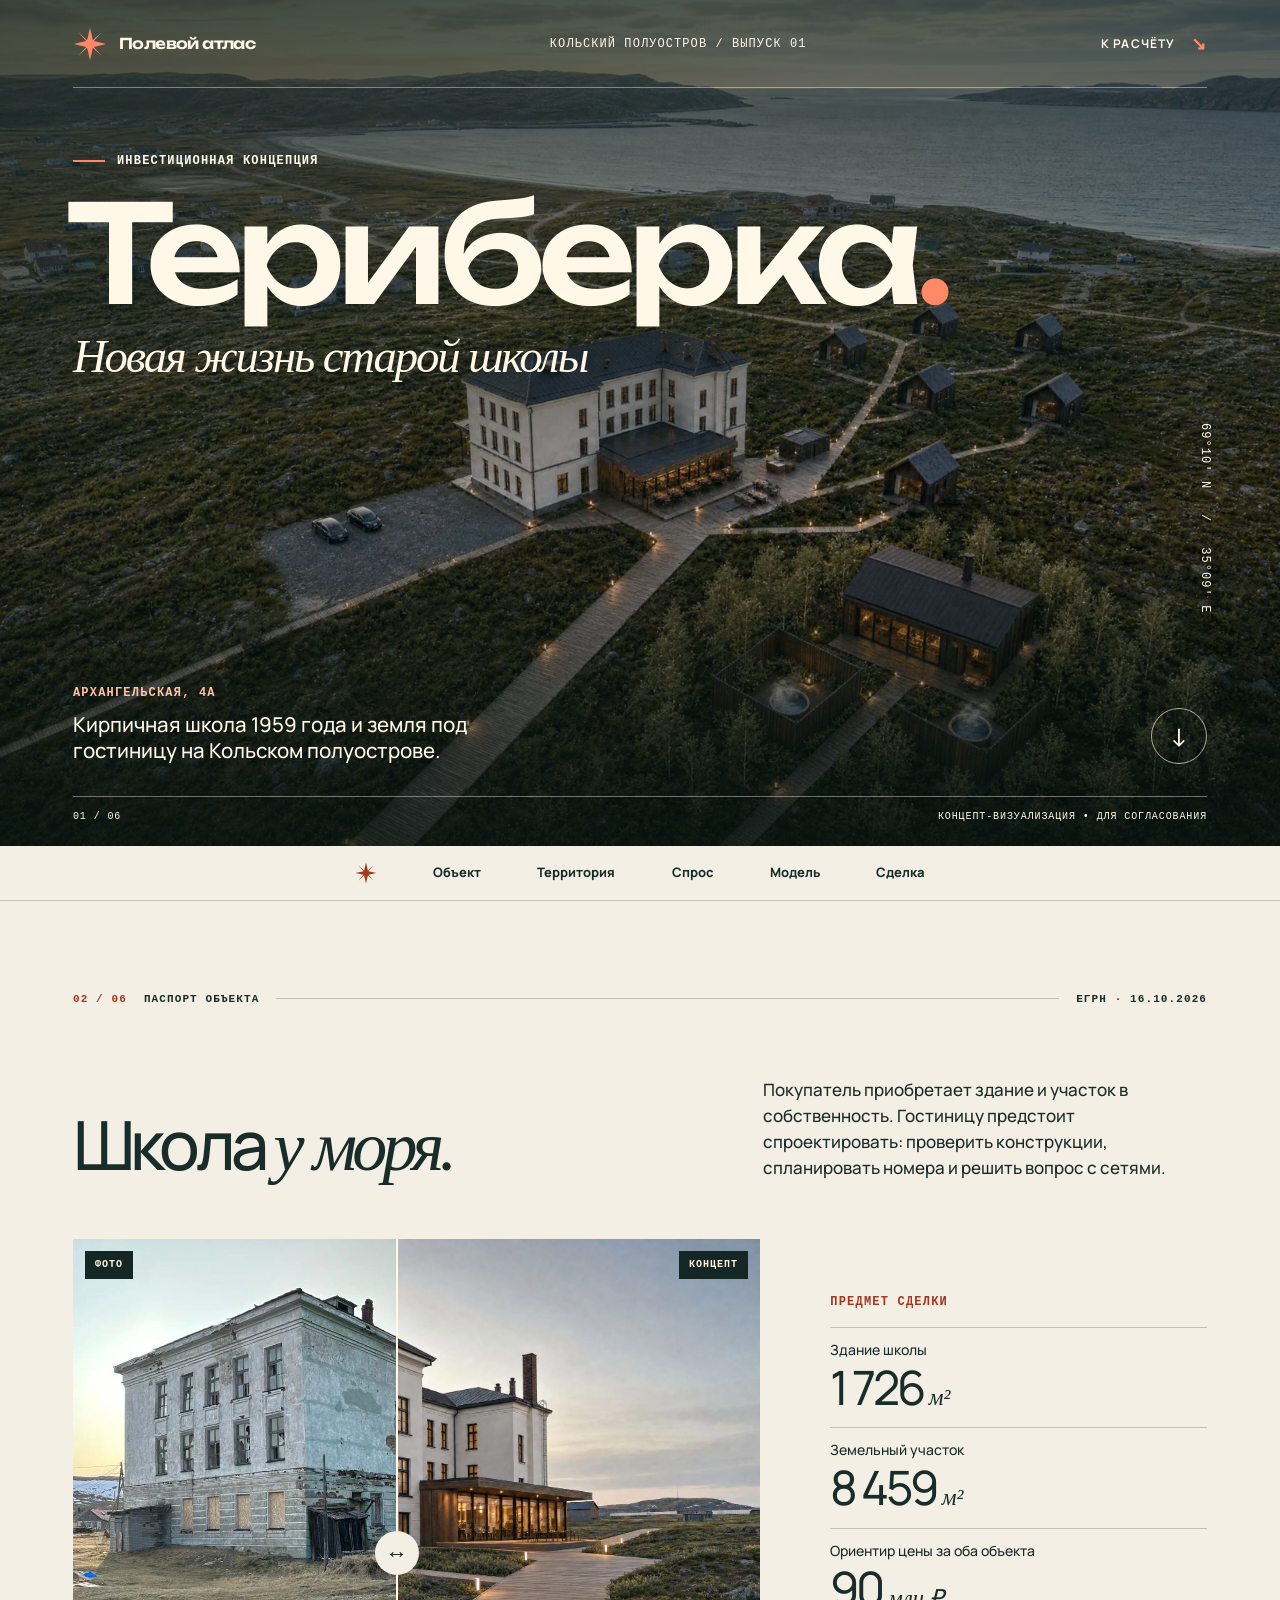
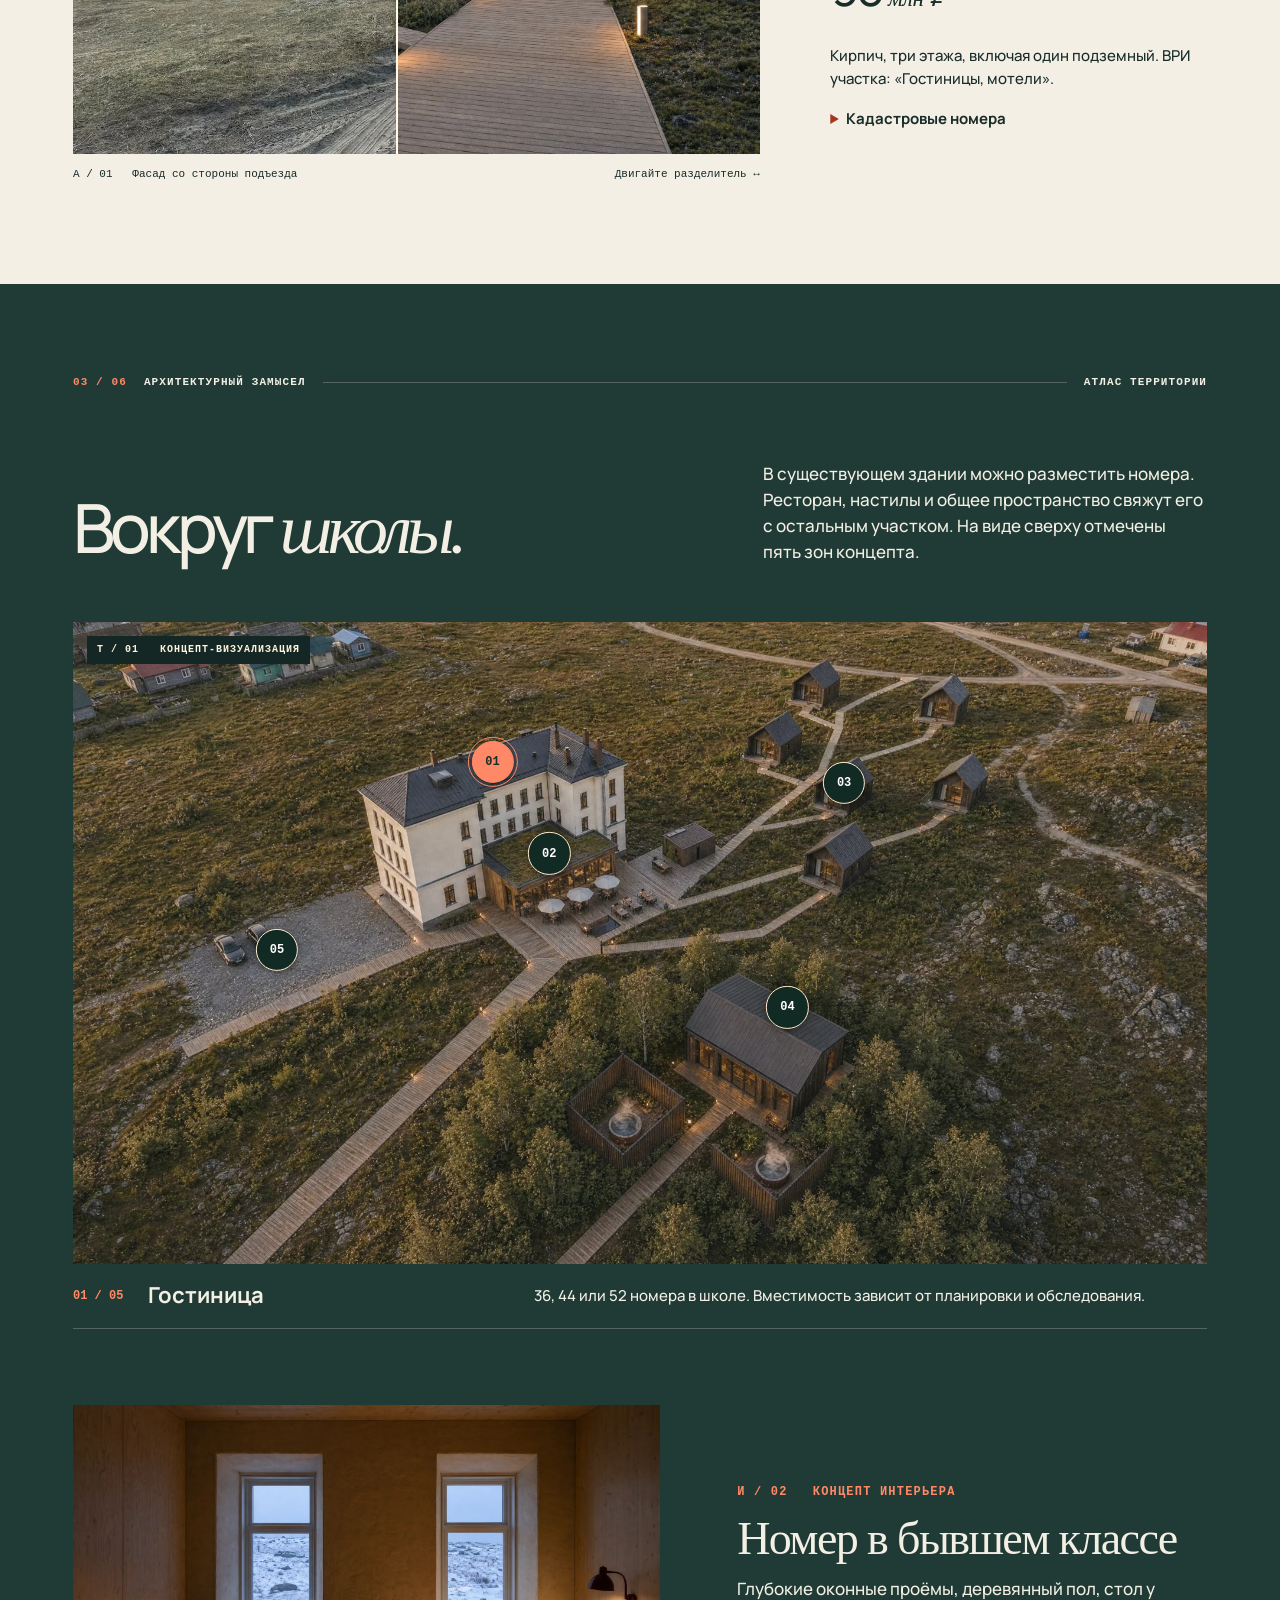
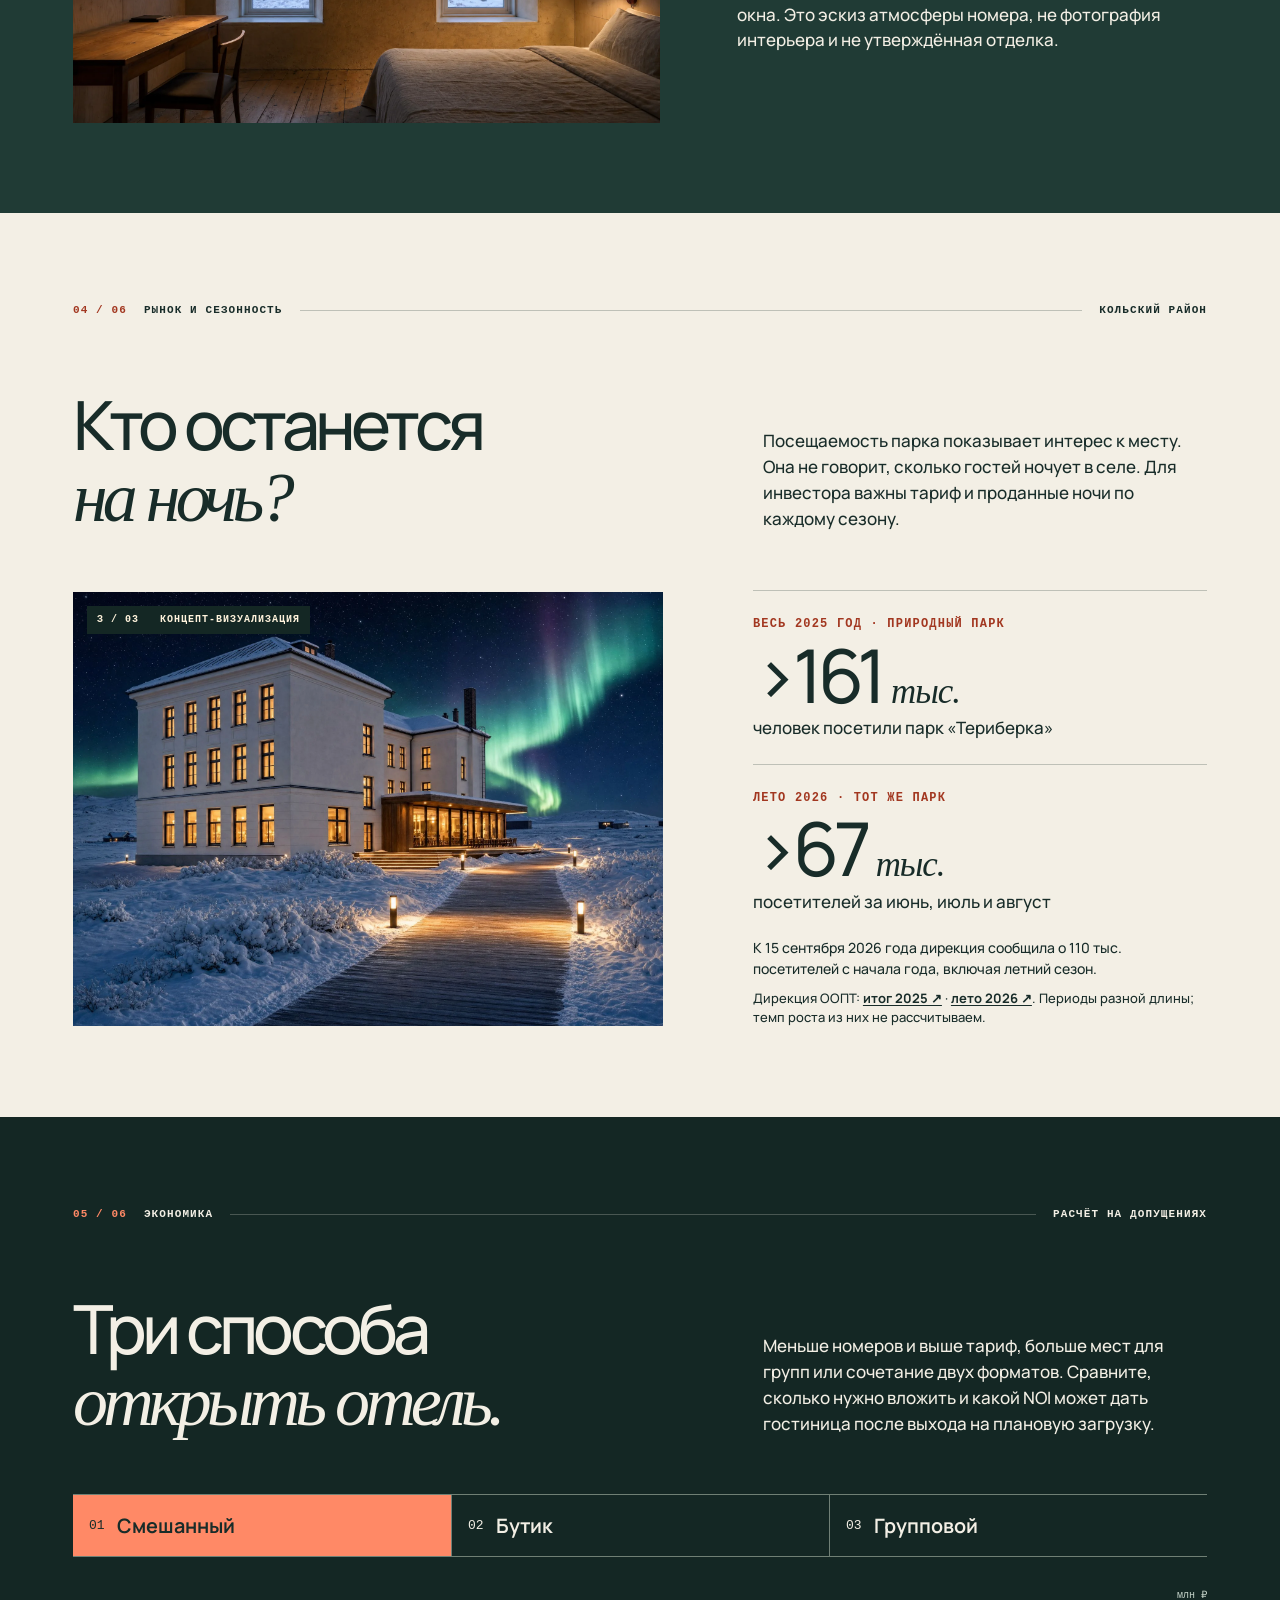
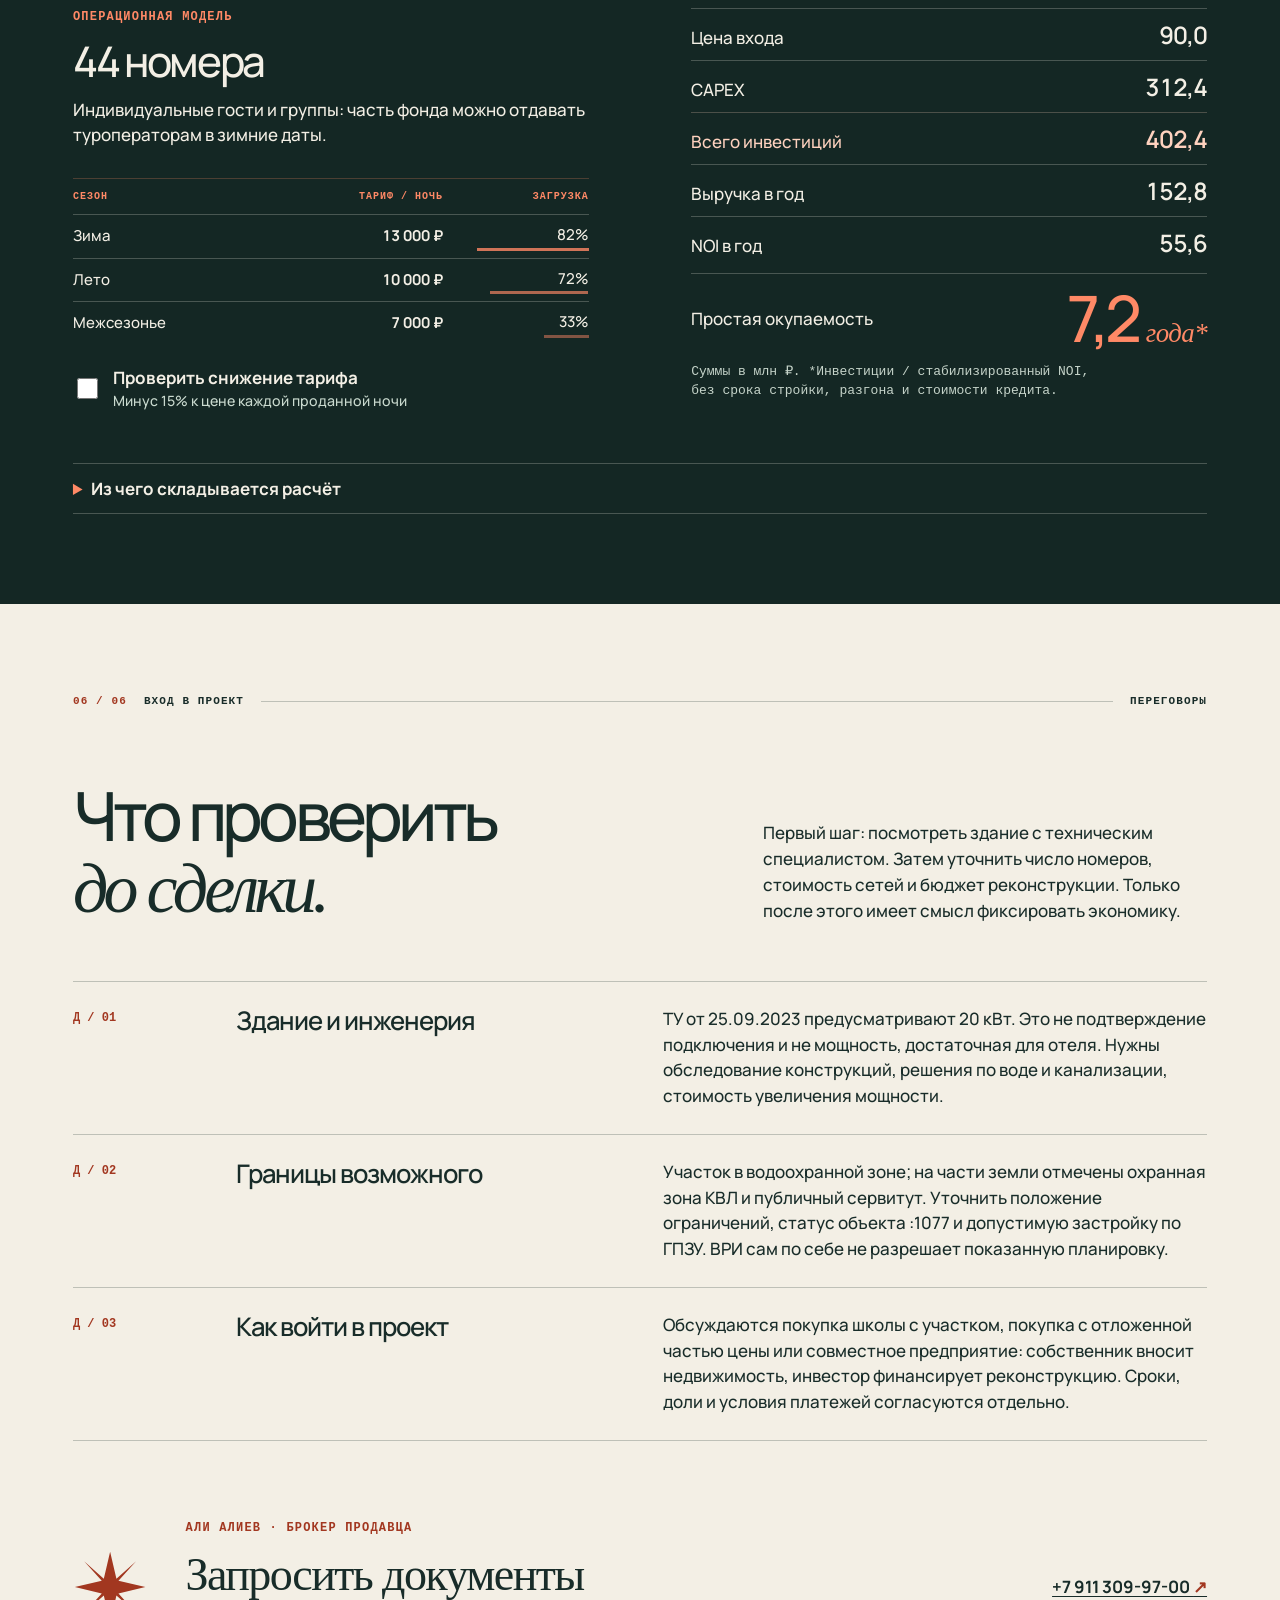
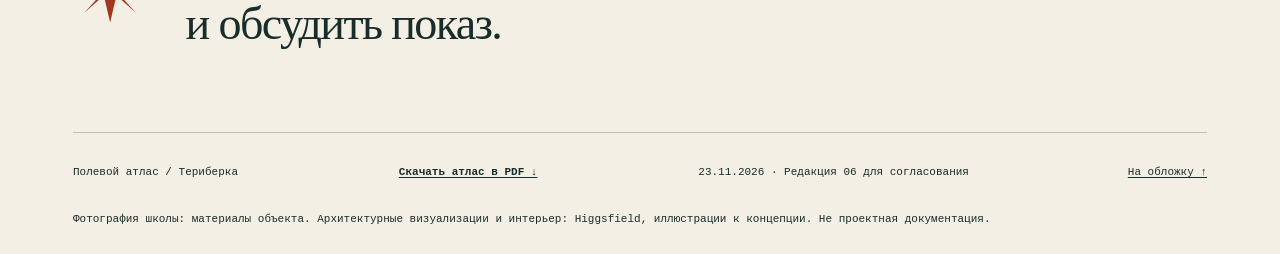
<file: atlas/index.html>
<!doctype html>
<html lang="ru"><head><meta charset="utf-8"><meta name="viewport" content="width=device-width, initial-scale=1"><meta name="robots" content="noindex,nofollow,noarchive"><meta name="theme-color" content="#152523"><meta name="description" content="Териберка. Архитектурный атлас и три модели реконструкции бывшей школы под гостиницу. Редакция для согласования."><title>Териберка / Атлас одной школы</title><link rel="icon" href="data:image/svg+xml,%3Csvg xmlns='http://www.w3.org/2000/svg' viewBox='0 0 40 40'%3E%3Crect width='40' height='40' fill='%23152523'/%3E%3Cpath d='M20 3l4 13 13 4-13 4-4 13-4-13-13-4 13-4z' fill='%23ff805d'/%3E%3C/svg%3E"><link rel="stylesheet" href="atlas.css"><link rel="stylesheet" href="edition.css"><script defer src="atlas.js"></script></head>
<body><a class="skip" href="#asset">К объекту</a>
<svg aria-hidden="true" class="defs" xmlns="http://www.w3.org/2000/svg"><symbol id="star" viewBox="0 0 40 40"><path d="m20 1 3.4 14.5L34 6l-9.5 10.6L39 20l-14.5 3.4L34 34l-10.6-9.5L20 39l-3.4-14.5L6 34l9.5-10.6L1 20l14.5-3.4L6 6l10.6 9.5z" fill="currentColor"/></symbol></svg>
<header id="cover" class="cover sheet"><img class="cover-img" fetchpriority="high" src="assets/wide.webp" alt="Концепт: возможная реконструкция бывшей школы на фоне тундры и залива"><div class="veil"></div>
<div class="mast"><a class="brand" href="#cover"><svg aria-hidden="true"><use href="#star"/></svg><span>Полевой атлас</span></a><span class="mast-mid mono">Кольский полуостров / выпуск 01</span><a class="mast-link" href="#model">К расчёту <b>↘</b></a></div>
<div class="cover-title"><div class="eyebrow"><i></i> Инвестиционная концепция</div><h1>Териберка<span>.</span></h1><p class="subtitle">Новая жизнь старой школы</p></div>
<div class="coordinate mono" aria-hidden="true">69°10′ N &nbsp; / &nbsp; 35°09′ E</div>
<div class="cover-bottom"><div><span class="micro">Архангельская, 4а</span><p>Кирпичная школа 1959 года и земля под гостиницу на Кольском полуострове.</p></div><a class="down" href="#asset" aria-label="Листать к паспорту объекта">↓</a></div>
<div class="cover-foot mono"><span>01 / 06</span><span>Концепт-визуализация • Для согласования</span></div></header>
<nav class="index-nav" aria-label="Главы атласа"><a class="nav-brand" href="#cover" aria-label="На обложку"><svg><use href="#star"/></svg></a><a href="#asset">Объект</a><a href="#territory">Территория</a><a href="#demand">Спрос</a><a href="#model">Модель</a><a href="#deal">Сделка</a><span class="rail" aria-hidden="true"><i></i></span></nav>
<main>
<section id="asset" class="paper sheet"><div class="wrap"><div class="folio"><span>02 / 06</span> Паспорт объекта <i></i> ЕГРН · 16.10.2026</div>
<div class="spread-head"><h2>Школа <em>у моря.</em></h2><p>Покупатель приобретает здание и участок в собственность. Гостиницу предстоит спроектировать: проверить конструкции, спланировать номера и решить вопрос с сетями.</p></div>
<div class="passport"><figure class="facade"><div class="compare" style="--cut:47%"><img loading="lazy" src="assets/summer.webp" width="1920" height="1433" alt="Концепт летнего фасада с рестораном"><img loading="lazy" class="actual" src="assets/before.webp" width="1280" height="960" alt="Фотография существующей школы"><span class="tag tag-l">Фото</span><span class="tag tag-r">Концепт</span><div class="divider"><b>↔</b></div><input id="cut" type="range" min="0" max="100" value="47" aria-label="Доля фотографии существующего здания" aria-valuetext="47 процентов фотографии"></div><figcaption><span>А / 01 &nbsp; Фасад со стороны подъезда</span><span>Двигайте разделитель ↔</span></figcaption></figure>
<div class="asset-facts"><p class="micro">Предмет сделки</p><dl><div><dt>Здание школы</dt><dd>1 726 <small>м²</small></dd></div><div><dt>Земельный участок</dt><dd>8 459 <small>м²</small></dd></div><div><dt>Ориентир цены за оба объекта</dt><dd>90 <small>млн ₽</small></dd></div></dl><p>Кирпич, три этажа, включая один подземный. ВРИ участка: «Гостиницы, мотели».</p><details><summary>Кадастровые номера</summary><p>Здание: 51:07:0030104:115<br>Земля: 51:07:0030104:1280</p></details></div></div></div></section>
<section id="territory" class="forest sheet"><div class="wrap"><div class="folio"><span>03 / 06</span> Архитектурный замысел <i></i> Атлас территории</div><div class="spread-head"><h2>Вокруг <em>школы.</em></h2><p>В существующем здании можно разместить номера. Ресторан, настилы и общее пространство свяжут его с остальным участком. На виде сверху отмечены пять зон концепта.</p></div>
<figure class="plate"><div class="aerial"><img loading="lazy" src="assets/top.webp" width="1920" height="1086" alt="Предлагаемое размещение гостиницы, ресторана, домиков и бани"><span class="plate-label">Т / 01 &nbsp; Концепт-визуализация</span><div class="pins" aria-label="Отметки на концепте"><button style="--x:37%;--y:21.7%" data-zone="0" aria-label="1. Гостиница" aria-pressed="true">01</button><button style="--x:42%;--y:36%" data-zone="1" aria-label="2. Ресторан и терраса" aria-pressed="false">02</button><button style="--x:68%;--y:25%" data-zone="2" aria-label="3. Домики" aria-pressed="false">03</button><button style="--x:63%;--y:60%" data-zone="3" aria-label="4. Баня и купели" aria-pressed="false">04</button><button style="--x:18%;--y:51%" data-zone="4" aria-label="5. Подъезд и парковка" aria-pressed="false">05</button></div></div><figcaption class="zone-caption" aria-live="polite"><b id="zone-id">01 / 05</b><strong id="zone-name">Гостиница</strong><span id="zone-info">36, 44 или 52 номера в школе. Вместимость зависит от планировки и обследования.</span></figcaption><p class="caption-print">Концепт территории: гостиница в здании школы, ресторан с террасой, шесть домиков, баня с двумя приватными купелями и парковка. Размещение не согласовано. Доход и затраты на домики и баню не входят в базовую модель.</p></figure>
<div class="room-spread"><img loading="lazy" src="assets/room.webp" width="1920" height="1086" alt="Концепт номера: два глубоких окна, дерево и тёплый свет"><div><span class="micro">И / 02 &nbsp; Концепт интерьера</span><h3>Номер в бывшем классе</h3><p>Глубокие оконные проёмы, деревянный пол, стол у окна. Это эскиз атмосферы номера, не фотография интерьера и не утверждённая отделка.</p></div></div></div></section>
<section id="demand" class="paper sheet"><div class="wrap"><div class="folio"><span>04 / 06</span> Рынок и сезонность <i></i> Кольский район</div><div class="spread-head"><h2>Кто останется <em>на ночь?</em></h2><p>Посещаемость парка показывает интерес к месту. Она не говорит, сколько гостей ночует в селе. Для инвестора важны тариф и проданные ночи по каждому сезону.</p></div><div class="demand-layout"><figure class="winter"><img loading="lazy" src="assets/winter.webp" alt="Концепт зимнего фасада отеля с освещёнными окнами" width="1920" height="1433"><figcaption class="plate-label">З / 03 &nbsp; Концепт-визуализация</figcaption></figure><div class="market"><div><span class="micro">Весь 2025 год · природный парк</span><strong>&gt;161 <small>тыс.</small></strong><p>человек посетили парк «Териберка»</p></div><div><span class="micro">Лето 2026 · тот же парк</span><strong>&gt;67 <small>тыс.</small></strong><p>посетителей за июнь, июль и август</p></div><p class="last-reading">К 15 сентября 2026 года дирекция сообщила о 110 тыс. посетителей с начала года, включая летний сезон.</p><p class="source">Дирекция ООПТ: <a href="https://oopt-murman.ru/news/310">итог 2025 ↗</a> · <a href="https://oopt-murman.ru/news/307">лето 2026 ↗</a>. Периоды разной длины; темп роста из них не рассчитываем.</p></div></div></div></section>
<section id="model" class="night sheet"><div class="wrap"><div class="folio"><span>05 / 06</span> Экономика <i></i> Расчёт на допущениях</div><div class="spread-head"><h2>Три способа <em>открыть отель.</em></h2><p>Меньше номеров и выше тариф, больше мест для групп или сочетание двух форматов. Сравните, сколько нужно вложить и какой NOI может дать гостиница после выхода на плановую загрузку.</p></div>
<div class="scenario" aria-label="Формат гостиницы"><button data-s="mix" aria-pressed="true">01 <b>Смешанный</b></button><button data-s="boutique" aria-pressed="false">02 <b>Бутик</b></button><button data-s="group" aria-pressed="false">03 <b>Групповой</b></button></div>
<div class="ledger"><div class="assumptions"><p class="micro">Операционная модель</p><h3 id="sc-title">44 номера</h3><p id="sc-desc">Индивидуальные гости и группы: часть фонда можно отдавать туроператорам в зимние даты.</p><div class="season-head micro"><span>Сезон</span><span>Тариф / ночь</span><span>Загрузка</span></div><div id="seasons"></div><label class="stress"><input id="stress" type="checkbox"><span><b>Проверить снижение тарифа</b><small>Минус 15% к цене каждой проданной ночи</small></span></label></div>
<div class="outputs" aria-live="polite"><div class="num-row"><span>Цена входа</span><b>90,0</b></div><div class="num-row"><span>CAPEX</span><b id="capex">312,4</b></div><div class="num-row total"><span>Всего инвестиций</span><b id="invest">402,4</b></div><div class="num-row"><span>Выручка в год</span><b id="rev">152,8</b></div><div class="num-row"><span>NOI в год</span><b id="noi">55,6</b></div><div class="pay"><span>Простая окупаемость</span><strong><span id="payback">7,2</span> <small>года*</small></strong></div><p class="unit">Суммы в млн ₽. *Инвестиции / стабилизированный NOI, без срока стройки, разгона и стоимости кредита.</p></div></div>
<details class="method"><summary>Из чего складывается расчёт</summary><div><p>Номерная выручка = номера × сумма по сезонам (дни × загрузка × тариф). В модели 151 день зимы, 92 дня лета и 122 дня межсезонья. Тарифы и загрузка проектные, не данные действующего отеля.</p><p>Для смешанного / бутика / группового сценария: питание составляет 30 / 35 / 25% номерной выручки, прочие услуги 6 / 8 / 4%. Операционные расходы: 60 / 62 / 58% совокупной выручки. Из остатка вычитается модельная оценка налога на имущество (2,2% × 80% CAPEX), не заключение о налоге к уплате.</p><p>Реконструкция: 105 / 120 / 90 тыс. ₽ за м²; оснащение: 1,2 / 1,5 / 0,9 млн ₽ на номер. Сети и проектирование: 50 млн ₽. Сверху 10% резерва. Это вводные концепта от 14.11.2026, не смета. Доходы и отдельные затраты на домики и баню, льготы и субсидии не включены. Бюджет отдельного ресторанного павильона нужно проверить отдельно: выручка от питания в модели уже есть.</p><p>В проверке тарифа загрузка, доли допвыручки и доля операционных расходов не меняются. Результат не является прогнозом движения денег или обещанием доходности.</p></div></details>
<div class="print-model"><h3>Сравнение базовых сценариев</h3><table><thead><tr><th>Формат</th><th>Номера</th><th>CAPEX</th><th>Вложения с покупкой</th><th>NOI / год</th><th>Лет*</th></tr></thead><tbody><tr><td>Смешанный</td><td>44</td><td>312,4</td><td>402,4</td><td>55,6</td><td>7,2</td></tr><tr><td>Бутик</td><td>36</td><td>342,2</td><td>432,2</td><td>55,8</td><td>7,8</td></tr><tr><td>Групповой</td><td>52</td><td>277,4</td><td>367,4</td><td>53,3</td><td>6,9</td></tr></tbody></table><p>Суммы в млн ₽. *Простая окупаемость = (90 млн ₽ + CAPEX) / стабилизированный NOI; без времени стройки, разгона и стоимости денег.</p><p class="doc-notes">В модели: 90-120 тыс. ₽/м² на реконструкцию, 50 млн ₽ на сети и проектирование, оснащение и 10% резерва. Питание включено в выручку. Бюджет отдельного павильона требует проверки. Домики, баня и субсидии исключены. Расчёт на допущениях, а не действующий денежный поток.</p></div><noscript><p>Для переключения сценариев включите JavaScript. В PDF доступны все три варианта.</p></noscript></div></section>
<section id="deal" class="paper sheet"><div class="wrap"><div class="folio"><span>06 / 06</span> Вход в проект <i></i> Переговоры</div><div class="spread-head"><h2>Что проверить <em>до сделки.</em></h2><p>Первый шаг: посмотреть здание с техническим специалистом. Затем уточнить число номеров, стоимость сетей и бюджет реконструкции. Только после этого имеет смысл фиксировать экономику.</p></div>
<div class="dd"><article><span>Д / 01</span><div><h3>Здание и инженерия</h3><p>ТУ от 25.09.2023 предусматривают 20 кВт. Это не подтверждение подключения и не мощность, достаточная для отеля. Нужны обследование конструкций, решения по воде и канализации, стоимость увеличения мощности.</p></div></article><article><span>Д / 02</span><div><h3>Границы возможного</h3><p>Участок в водоохранной зоне; на части земли отмечены охранная зона КВЛ и публичный сервитут. Уточнить положение ограничений, статус объекта :1077 и допустимую застройку по ГПЗУ. ВРИ сам по себе не разрешает показанную планировку.</p></div></article><article><span>Д / 03</span><div><h3>Как войти в проект</h3><p>Обсуждаются покупка школы с участком, покупка с отложенной частью цены или совместное предприятие: собственник вносит недвижимость, инвестор финансирует реконструкцию. Сроки, доли и условия платежей согласуются отдельно.</p></div></article></div>
<div class="contact"><svg class="sun" aria-hidden="true"><use href="#star"/></svg><div><span class="micro">Али Алиев · брокер продавца</span><h3>Запросить документы<br>и обсудить показ.</h3></div><a href="tel:+79113099700">+7 911 309-97-00 <span>↗</span></a></div><footer><span>Полевой атлас / Териберка</span><a class="pdf-link" href="atlas-v6.pdf" download>Скачать атлас в PDF ↓</a><span>23.11.2026 · Редакция 06 для согласования</span><a href="#cover">На обложку ↑</a></footer><p class="graphic-credit">Фотография школы: материалы объекта. Архитектурные визуализации и интерьер: Higgsfield, иллюстрации к концепции. Не проектная документация.</p></div></section></main></body></html>
</file>
<file: atlas/atlas.css>
@font-face{font-family:Manrope;src:url(../fonts/Manrope.ttf) format('truetype');font-weight:200 800;font-display:swap}@font-face{font-family:Unbounded;src:url(../fonts/Unbounded.ttf) format('truetype');font-weight:200 900;font-display:swap}
:root{--paper:#f3efe5;--ink:#182c29;--pine:#203b35;--night:#142724;--fire:#ff8966;--rust:#a23720;--hair:color-mix(in srgb,currentColor 24%,transparent);--margin:clamp(20px,5.7vw,110px);--serif:Georgia,'Times New Roman',serif;--sans:Manrope,Arial,sans-serif;--display:Unbounded,Arial,sans-serif;--mono:'Courier New',monospace}*{box-sizing:border-box}html{scroll-behavior:smooth;scroll-padding-top:58px}body{margin:0;background:var(--paper);color:var(--ink);font:500 17px/1.5 var(--sans);font-variant-numeric:lining-nums}img{display:block;width:100%;height:auto}a{color:inherit;text-underline-offset:.18em}button,input{font:inherit}button,a,input,summary{-webkit-tap-highlight-color:transparent}button,summary{cursor:pointer}a:focus-visible,button:focus-visible,input:focus-visible,summary:focus-visible{outline:3px solid #ea6940;outline-offset:4px}h1,h2,h3,p,figure,dl,dd{margin:0}h1,h2,h3{text-wrap:balance}p{text-wrap:pretty}.defs{position:absolute;width:0;height:0}.skip{position:fixed;top:-90px;left:16px;z-index:10;padding:10px 16px;background:var(--paper)}.skip:focus{top:10px}.mono,.micro,.eyebrow,.folio,.plate-label,figcaption,.tag,.unit,footer,.season-head{font-family:var(--mono)}.micro,.eyebrow,.folio,.plate-label,.tag{font-weight:700;font-size:12px;letter-spacing:.1em;text-transform:uppercase}.wrap{max-width:1720px;margin:auto;padding:clamp(56px,7vw,118px) var(--margin)}.paper{background:var(--paper);color:var(--ink)}.forest{background:var(--pine);color:var(--paper)}.night{background:var(--night);color:var(--paper)}
.cover{height:clamp(650px,94svh,1120px);min-height:620px;position:relative;isolation:isolate;overflow:hidden;color:#fff8e8;background:#273c39}.cover-img,.veil{position:absolute;inset:0;width:100%;height:100%;z-index:-2}.cover-img{object-fit:cover;object-position:54% 54%}.veil{z-index:-1;background:linear-gradient(180deg,rgba(13,30,28,.73),rgba(10,27,24,.3) 40%,transparent 62%,rgba(9,21,18,.77)),linear-gradient(90deg,rgba(8,22,19,.25),transparent 67%)}.mast,.cover-foot,.cover-bottom{position:absolute;left:var(--margin);right:var(--margin);display:flex;align-items:center;justify-content:space-between}.mast{top:0;height:88px;border-bottom:1px solid #ffffff65}.brand,.mast-link,.index-nav a,.down{text-decoration:none}.brand{display:flex;align-items:center;gap:12px;font:600 15px var(--display);letter-spacing:-.04em}.brand svg{color:var(--fire);width:34px;height:34px}.mast-mid,.mast-link,.cover-foot,.coordinate{font-size:12px;text-transform:uppercase;letter-spacing:.09em}.mast-link{display:inline-flex;gap:16px;align-items:center;min-height:44px;font-weight:700}.mast-link b{font-size:18px;color:var(--fire)}.cover-title{position:absolute;top:clamp(117px,18%,205px);left:var(--margin);right:var(--margin)}.eyebrow{display:flex;align-items:center;gap:12px}.eyebrow i{width:32px;height:2px;background:var(--fire)}h1{font:500 clamp(64px,10.65vw,194px)/1.08 var(--display);letter-spacing:-.079em;margin:9px 0 0 -.048em}h1 span{color:var(--fire)}.subtitle{margin:.1em 0 0;font:italic 400 clamp(28px,3.65vw,69px)/1.08 var(--serif);letter-spacing:-.045em}.coordinate{position:absolute;right:calc(var(--margin) - 7px);top:50%;writing-mode:vertical-rl;text-shadow:0 1px 6px #000}.cover-bottom{bottom:82px;align-items:flex-end}.cover-bottom .micro{color:#ffc2a8}.cover-bottom p{max-width:430px;font-size:clamp(18px,1.6vw,28px);line-height:1.3;margin-top:8px}.down{display:grid;place-items:center;border:1px solid #f4eddbb3;border-radius:50%;width:56px;height:56px;font-size:25px;transition:background .25s,color .25s}.down:hover{color:var(--ink);background:var(--fire)}.cover-foot{bottom:22px;border-top:1px solid #fff6;padding-top:12px;font-size:10px}
.index-nav{position:sticky;z-index:5;top:0;display:flex;align-items:center;justify-content:center;gap:clamp(15px,4.4vw,88px);background:var(--paper);border-bottom:1px solid #182c2937;color:var(--ink);min-height:55px}.index-nav a{display:grid;place-items:center;min-height:52px;font-size:13px;font-weight:750;white-space:nowrap}.index-nav .active{color:var(--rust);text-decoration:underline;text-underline-offset:4px}.nav-brand svg{width:22px;height:22px;color:var(--rust)}.rail{position:absolute;bottom:-1px;width:100%;height:2px}.rail i{display:block;height:100%;background:var(--rust);transform:scaleX(0);transform-origin:left}
.folio{display:flex;align-items:center;gap:17px;font-size:11px}.folio span,.paper .micro,.dd article>span{color:var(--rust)}.forest .folio span,.night .folio span,.forest .micro,.night .micro{color:var(--fire)}.folio i{height:1px;background:var(--hair);flex:1}.spread-head{display:grid;grid-template-columns:1.15fr .85fr;gap:clamp(25px,7vw,150px);align-items:end;margin:clamp(36px,5.5vw,95px) 0 clamp(32px,4.5vw,82px)}h2{font:500 clamp(43px,5.3vw,92px)/1.04 var(--sans);letter-spacing:-.07em}h2 em{font:italic 400 1.03em/1 var(--serif);white-space:normal} .spread-head>p{line-height:1.53;max-width:610px}.passport{display:grid;grid-template-columns:1.55fr .85fr;gap:clamp(28px,5.5vw,100px);align-items:center}.compare{position:relative;aspect-ratio:4/3;overflow:hidden;isolation:isolate;background:#7f8174}.compare img,.aerial img,.winter img{width:100%;height:100%;object-fit:cover}.compare img{position:absolute;inset:0}.compare .actual{clip-path:inset(0 calc(100% - var(--cut)) 0 0)}.compare input{position:absolute;inset:0;margin:0;width:100%;height:100%;opacity:0;cursor:ew-resize;touch-action:pan-y}.compare:focus-within{outline:3px solid var(--rust);outline-offset:4px}.divider{position:absolute;inset:0 auto 0 var(--cut);width:2px;background:#fff9e6;pointer-events:none}.divider b{display:grid;place-items:center;position:absolute;left:50%;top:61%;transform:translate(-50%,-50%);width:44px;height:44px;background:var(--paper);color:var(--ink);border-radius:50%;font:22px var(--sans)}.tag,.plate-label{position:absolute;background:var(--night);color:#fff3dc;padding:7px 10px;font-size:10px;line-height:1.4}.tag-l{top:12px;left:12px}.tag-r{top:12px;right:12px}.facade figcaption{display:flex;justify-content:space-between;gap:13px;font-size:11px;padding:12px 0}.asset-facts dl{margin:16px 0}.asset-facts dl div{padding:11px 0 13px;border-top:1px solid var(--hair)}.asset-facts dt{font-size:14px}.asset-facts dd{font:450 clamp(31px,3.7vw,62px)/1.16 var(--sans);letter-spacing:-.065em}.asset-facts dd small{font:italic .49em var(--serif);letter-spacing:-.01em}.asset-facts>p:not(.micro),.asset-facts details{font-size:15px}.asset-facts details{margin-top:7px}summary{min-height:44px;align-content:center;font-weight:700}summary::marker{color:var(--rust)}
.aerial{position:relative;aspect-ratio:1920/1086;isolation:isolate}.plate-label{top:14px;left:14px;pointer-events:none}.pins button{position:absolute;left:var(--x);top:var(--y);transform:translate(-50%,-50%);background:#122a24;color:white;border:1px solid #ffeaca;border-radius:50%;width:clamp(33px,3.3vw,49px);height:clamp(33px,3.3vw,49px);font:700 12px var(--mono);box-shadow:0 2px 6px #0006;transition:background .24s,color .24s}.pins button[aria-pressed=true]{background:var(--fire);color:var(--ink);border-color:var(--fire)}.pins button:after{content:'';position:absolute;inset:-5px;border-radius:50%}.zone-caption{display:grid;grid-template-columns:auto minmax(150px,.75fr) 1.4fr;align-items:center;gap:25px;padding:19px 0;border-bottom:1px solid var(--hair);font:500 15px/1.45 var(--sans)}.zone-caption b{color:var(--fire);font:600 12px var(--mono)}.zone-caption strong{font-size:22px;line-height:1.17}.room-spread{display:grid;grid-template-columns:1.25fr 1fr;gap:clamp(25px,6vw,110px);align-items:center;margin-top:clamp(45px,6vw,110px)}.room-spread img{aspect-ratio:1.85;object-fit:cover}.room-spread h3,.contact h3{font:400 clamp(31px,3.6vw,64px)/1.07 var(--serif);letter-spacing:-.035em;margin:13px 0}.room-spread p{max-width:440px}.demand-layout{display:grid;grid-template-columns:1.3fr 1fr;gap:clamp(32px,7vw,135px);align-items:center}.winter{position:relative;aspect-ratio:1.36}.market>div{border-top:1px solid var(--hair);padding:17px 0 23px}.market strong{display:block;font:450 clamp(49px,5.8vw,96px)/1.1 var(--sans);letter-spacing:-.075em}.market small{font:italic .47em var(--serif);letter-spacing:-.03em}.source,.unit{font-size:13px;line-height:1.45}.source a{font-weight:700}
.scenario{display:grid;grid-template-columns:repeat(3,1fr);border-block:1px solid #e7f1de70}.scenario button{border:0;background:none;color:var(--paper);padding:17px 16px;display:flex;align-items:center;gap:12px;font:13px var(--mono);text-align:left}.scenario button+button{border-left:1px solid #e7f1de70}.scenario button b{font:650 clamp(15px,1.55vw,25px) var(--sans)}.scenario button[aria-pressed=true]{background:var(--fire);color:var(--ink)}.ledger{display:grid;grid-template-columns:1fr 1fr;gap:clamp(38px,8vw,155px);padding:clamp(28px,4vw,70px) 0}.assumptions h3{font:500 clamp(32px,3.3vw,62px)/1.1 var(--sans);letter-spacing:-.055em;margin:12px 0}.assumptions>p:not(.micro){min-height:3.2em}.season-head,.season{display:grid;grid-template-columns:1fr .85fr .7fr;gap:9px;align-items:center}.season-head{margin-top:27px;border-top:1px solid var(--hair);padding:10px 0;font-size:10px}.season-head span:not(:first-child),.season>*:not(:first-child){text-align:right}.season{border-top:1px solid var(--hair);padding:9px 0;font-size:15px}.season strong{font-variant-numeric:tabular-nums}.stress{display:flex;gap:12px;align-items:center;cursor:pointer;margin-top:20px;min-height:44px}.stress input{width:21px;height:21px;accent-color:var(--fire);flex:none}.stress small{display:block;color:#cadaCF}.num-row,.pay{display:flex;justify-content:space-between;align-items:baseline;gap:15px;border-top:1px solid var(--hair);padding:9px 0}.num-row>b{font:600 24px var(--sans);letter-spacing:-.04em;font-variant-numeric:tabular-nums}.num-row.total{color:#ffd2bf}.pay{margin-top:5px;align-items:center}.pay strong{color:var(--fire);font:500 clamp(40px,5vw,80px)/1.1 var(--sans);white-space:nowrap;letter-spacing:-.075em}.pay small{font:italic .42em var(--serif);letter-spacing:-.02em}.unit{color:#c5d3c9}.method{border-block:1px solid var(--hair)}.method summary{padding:12px 0}.method summary::marker{color:var(--fire)}.method div{max-width:890px;padding-bottom:19px}.method p+p{margin-top:10px}.method p{font-size:15px}.print-model{display:none}.dd{border-top:1px solid var(--hair)}.dd article{display:grid;grid-template-columns:13% minmax(0,1fr);gap:16px;padding:24px 0 26px;border-bottom:1px solid var(--hair)}.dd article>span{font:700 12px/2 var(--mono)}.dd article>div{display:grid;grid-template-columns:1fr 1.45fr;gap:4vw}.dd h3{font:550 clamp(21px,2vw,34px)/1.15 var(--sans);letter-spacing:-.04em}.contact{display:grid;grid-template-columns:auto 1fr auto;align-items:center;gap:3vw;padding:clamp(40px,5.5vw,95px) 0}.sun{width:clamp(35px,5.8vw,105px);height:auto;aspect-ratio:1;color:var(--rust)}.contact a{font-weight:700;white-space:nowrap}.contact a span{color:var(--rust)}footer{border-top:1px solid var(--hair);padding-top:17px;display:flex;gap:16px;align-items:center;justify-content:space-between;font-size:11px}.paper:last-child .wrap{padding-bottom:26px}.forest img,.paper img{background:#b6b5a6}
@media(prefers-reduced-motion:no-preference){.cover-title{animation:rise .72s ease-out both}.cover-bottom{animation:rise .9s ease-out both}.down:hover{transform:translateY(2px)}.mast .brand:hover svg{transform:rotate(45deg)}.brand svg{transition:transform .45s}.pins button[aria-pressed=true]:before{content:'';position:absolute;inset:-5px;border:1px solid var(--fire);border-radius:50%;animation:locate .6s ease-out 1}.outputs.change{animation:rise .32s ease-out}.inview .folio i{animation:rule .7s ease-out;transform-origin:left}@keyframes rise{from{opacity:.28;transform:translateY(10px)}to{opacity:1;transform:none}}@keyframes rule{from{transform:scaleX(.1)}to{transform:scaleX(1)}}@keyframes locate{from{transform:scale(.8);opacity:1}to{transform:scale(1.5);opacity:0}}}@media(prefers-reduced-motion:reduce){html{scroll-behavior:auto}*,*:after,*:before{animation:none!important;transition:none!important}}
@media(max-width:810px){body{font-size:16px}.cover{height:86svh;min-height:610px}.mast-mid{display:none}.cover-title{top:20%}.cover-img{object-position:57% 50%}.spread-head{grid-template-columns:1.05fr 1fr;gap:30px}.passport,.demand-layout{grid-template-columns:1.08fr 1fr;gap:25px}.asset-facts dt{font-size:12px}.asset-facts dl div{padding:7px 0}.ledger{gap:28px}.dd article{grid-template-columns:9% 1fr}.dd article>div{grid-template-columns:.85fr 1.3fr}.room-spread h3{font-size:31px}.coordinate{right:15px}.zone-caption{gap:12px}}
@media(max-width:620px){.mast{height:62px}.brand{font-size:13px;gap:7px}.brand svg{width:27px;height:27px}.mast-link{font-size:10px;gap:6px}.cover{height:89svh;min-height:540px;max-height:840px}.cover-img{object-position:55% 58%}.veil{background:linear-gradient(180deg,#152724b8,#15272480 36%,transparent 59%,#0b1a16df)}.cover-title{top:20%;right:12px}.eyebrow{font-size:10px;letter-spacing:.1em}.eyebrow i{width:19px}h1{font-size:clamp(39px,10.7vw,66px);margin:12px 0 6px -.03em;letter-spacing:-.075em}.subtitle{font-size:clamp(23px,5.9vw,35px)}.coordinate{font-size:9px;right:9px;top:42%}.cover-bottom{bottom:72px;gap:12px}.cover-bottom p{font-size:18px;max-width:340px}.cover-bottom .micro{font-size:10px}.down{width:44px;height:44px;flex:none}.cover-foot{bottom:17px;font-size:8px;letter-spacing:.04em}.index-nav{gap:0;justify-content:space-evenly;padding-inline:4px;min-height:47px}.index-nav a{min-height:46px;font-size:11px;padding-inline:3px}.nav-brand svg{width:17px;height:17px}.wrap{padding-block:52px}.folio{font-size:9px;gap:8px;letter-spacing:.035em}.spread-head,.passport,.demand-layout,.ledger,.room-spread{grid-template-columns:minmax(0,1fr)}.spread-head{margin:32px 0 25px;gap:17px}.spread-head h2{font-size:clamp(40px,10.4vw,62px)}.spread-head p{font-size:16px}.asset-facts dl{display:grid;grid-template-columns:1fr 1fr;gap:0 12px}.asset-facts dl div:last-child{grid-column:1/-1}.asset-facts dd{font-size:34px}.facade figcaption{font-size:9px;gap:5px}.tag,.plate-label{font-size:8px;padding:4px 7px}.aerial{aspect-ratio:1.48}.aerial img{object-fit:fill}.pins button{width:29px;height:29px;font-size:10px}.pins button:after{inset:-8px}.zone-caption{grid-template-columns:auto 1fr;gap:7px 13px;min-height:105px}.zone-caption>span{grid-column:1/-1;font-size:14px}.room-spread{gap:17px;margin-top:30px}.room-spread h3{font-size:30px;margin:5px 0}.market>div{padding:12px 0 17px}.market .micro{font-size:10px}.demand-layout{gap:20px}.scenario button{flex-direction:column;align-items:flex-start;gap:3px;padding:11px 7px;font-size:10px}.scenario button b{font-size:clamp(12px,3.5vw,18px)}.ledger{gap:25px}.assumptions>p:not(.micro){min-height:0}.outputs{border-top:2px solid var(--fire)}.dd article{grid-template-columns:42px 1fr;gap:6px;padding:18px 0}.dd article>span{font-size:10px}.dd article>div{grid-template-columns:1fr;gap:7px}.dd p{font-size:15px}.contact{grid-template-columns:auto 1fr;gap:8px 15px}.contact h3{font-size:32px}.contact a{grid-column:2}.contact .micro{font-size:10px}.contact .sun{align-self:start;margin-top:5px}footer{font-size:9px;align-items:start;flex-wrap:wrap;gap:7px 14px}footer a{margin-left:auto}.source{font-size:12px}}
@media print{@page{size:300mm 228mm;margin:0}*{-webkit-print-color-adjust:exact;print-color-adjust:exact;animation:none!important;transition:none!important}html,body{width:300mm;scroll-behavior:auto;font-size:13pt}.sheet{break-after:page;page-break-after:always}.sheet:last-child{break-after:auto;page-break-after:auto}.cover{height:228mm;min-height:0;max-height:none}.index-nav,.skip,.down,.mast-link,.pins,.stress,.scenario,.ledger,.method,.asset-facts details,.facade figcaption span:last-child,footer a{display:none}.wrap{max-width:none;padding:11mm 15mm}.spread-head{margin:8mm 0 7mm;gap:10mm}.spread-head h2{font-size:39pt}.spread-head>p,.asset-facts>p:not(.micro),.room-spread p,.dd p{font-size:11.5pt}.folio{font-size:8pt}.passport{grid-template-columns:1.35fr 1fr;gap:10mm}.asset-facts dd{font-size:30pt}.asset-facts dt{font-size:11pt}.forest .aerial{width:71%;aspect-ratio:1920/1086;margin:auto}.plate-label{font-size:8pt}.zone-caption{padding:6px 0;font-size:10pt}.zone-caption strong{font-size:14pt}.room-spread{margin-top:4mm;grid-template-columns:50mm 1fr;gap:6mm}.room-spread h3{font-size:15pt;margin:4px 0}.room-spread p{max-width:none;font-size:10pt}.demand-layout{grid-template-columns:1.15fr 1fr;gap:10mm}.winter{aspect-ratio:1.25}.market strong{font-size:42pt}.print-model{display:block}.print-model h3{font:400 24pt var(--serif);margin:8mm 0 5mm}.print-model table{width:100%;border-collapse:collapse;text-align:left}.print-model td,.print-model th{border-bottom:1px solid var(--hair);padding:5mm 2mm}.print-model th{font-size:11pt;color:var(--fire)}.print-model p{margin-top:6mm;font-size:11.5pt}.dd article{padding:4.5mm 0;grid-template-columns:8% 1fr}.dd h3{font-size:16pt}.contact{padding:7mm 0}.contact h3{font-size:22pt}footer{font-size:8pt}.cover-bottom p{font-size:19pt}.cover-title{top:21%}.cover-title h1{font-size:90pt}.subtitle{font-size:34pt}}
</file>
<file: atlas/edition.css>
/* Editorial finishing: picture coordinates stay true at every size. */
.season span:last-child{position:relative;background:none!important}.season span:last-child:before{content:'';position:absolute;bottom:-2px;right:0;width:var(--fill);height:3px;background:var(--fire);opacity:.8;transform-origin:right}.season:nth-child(2) span:last-child:before{opacity:.66}.season:nth-child(3) span:last-child:before{opacity:.47}@media(prefers-reduced-motion:no-preference){.season span:last-child:before{animation:seasonfill .57s cubic-bezier(.2,.7,.25,1) both}@keyframes seasonfill{from{transform:scaleX(0)}to{transform:scaleX(1)}}}
h1{letter-spacing:-.059em}.aerial{aspect-ratio:1920/1086}.aerial img{object-fit:contain}.model-note{max-width:70ch;font-size:14px;margin-top:12px}.market .last-reading{font-size:14px;margin-bottom:10px}.caption-print{display:none}.season span:last-child{background:linear-gradient(to right,#ff896644,#ff896644) left bottom/var(--fill,0%) 3px no-repeat;padding-bottom:2px;transition:background-size .4s ease-out}.season:first-child span:last-child{background-image:linear-gradient(to right,#ff8966,#ff8966)}.graphic-credit{font:11px/1.45 var(--mono);margin-top:18px;color:inherit}.plate-label{max-width:73%}.night .unit{max-width:55ch}.num-row:first-child{position:relative}.num-row:first-child:after{content:'млн ₽';font:10px var(--mono);position:absolute;right:0;top:-20px;color:#c5d3c9}.pdf-link{display:inline-flex;align-items:center;min-height:44px;padding:0 2px;font-weight:700}
@media(max-width:620px){.cover-foot{font-size:9px}.cover-title h1{font-size:clamp(40px,12.35vw,72px)}.zone-caption strong{font-size:20px}.aerial .plate-label{top:auto;bottom:5px;left:5px}.assumptions h3{margin-bottom:12px}.ledger{gap:36px}}
@media print{.sheet{min-height:227.8mm}.sheet .caption-print{display:block;font:10pt/1.4 var(--sans);padding:3mm 0}.forest .zone-caption,.facade .divider b,.aerial .plate-label,.graphic-credit,.pdf-link{display:none}.forest .aerial{width:68%}.doc-notes{margin-top:6mm;padding-top:4mm;border-top:1px solid var(--hair);line-height:1.5}.print-model p.doc-notes{font-size:11pt}.forest .room-spread{margin-top:2mm}.cover h1{letter-spacing:-.059em}}
</file>
